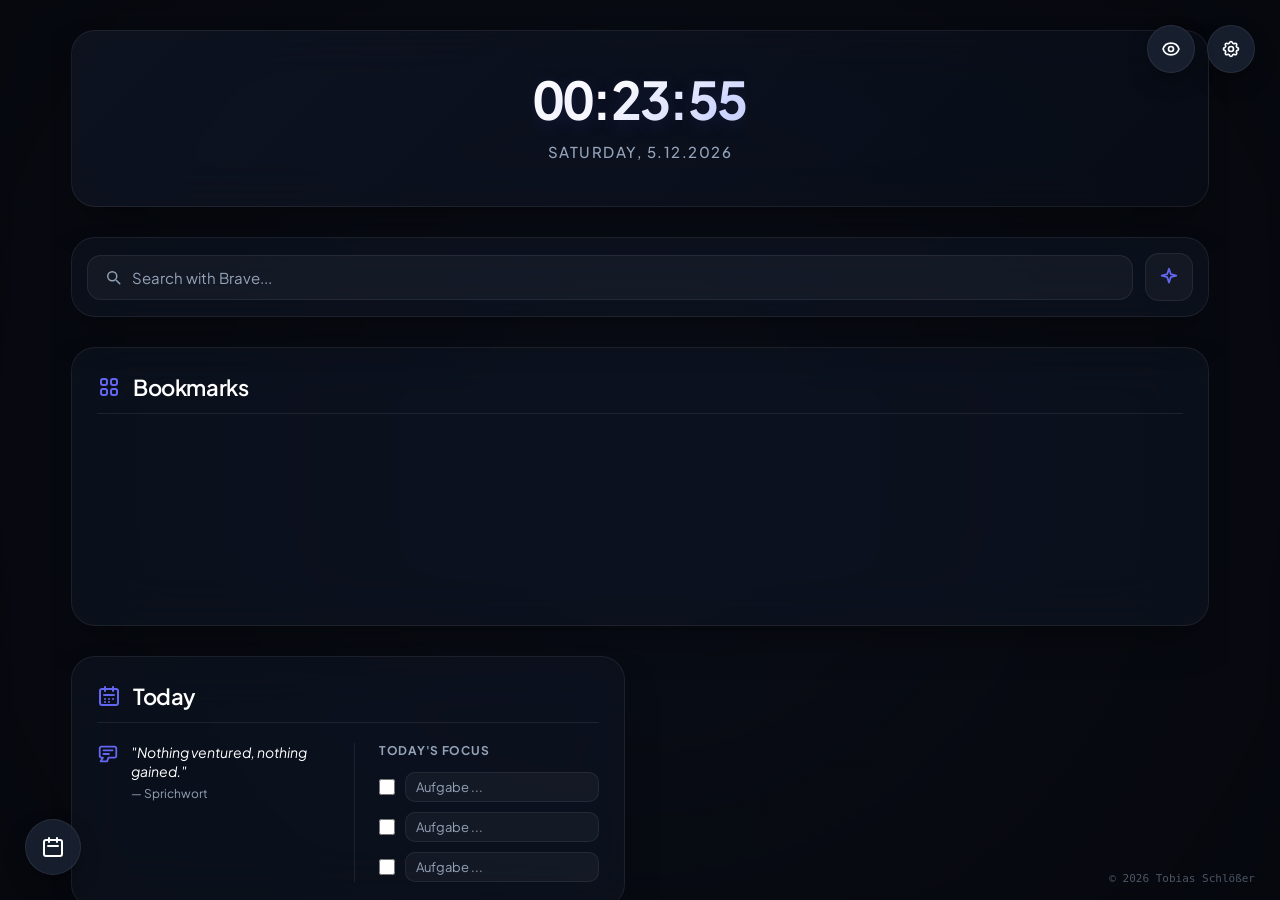
<file: index.html>
<!DOCTYPE html>
<html lang="de">
    <head>
        <meta name="viewport" content="width=device-width, initial-scale=1">
        <meta charset="utf-8"/>
        <link rel="shortcut icon" href="assets/dashboard.svg">
        <script src="./src/i18n.js"></script>
        <script src="./src/pomodoro-logic.js"></script>
        <script src="./src/quotes-data.js"></script>
        <script src="./src/extras.js"></script>
        <!-- Vendored canvas-confetti (https://github.com/catdad/canvas-confetti), used by the
             "Top 3 tasks" widget (src/dashboard.js's taskWidget) when all three tasks are checked
             off. Exposes a single global: window.confetti. -->
        <script src="./src/canvas-confetti.min.js"></script>
        <script src="./src/calc.js"></script>
        <script src="./src/stores.js"></script>
        <script src="./src/pomodoro-ui.js"></script>
        <script src="./src/dashboard.js"></script>
        <link rel="stylesheet" href="src/dashboard.css">
        <title>Dashboard</title>
        <!-- Alpine's CSP-compliant build — required because this extension relies on Manifest
             V3's default script-src 'self' CSP (no custom content_security_policy in
             manifest.json), which blocks the regular Alpine build's use of new Function(). Must
             stay the LAST script tag: Alpine.data()/Alpine.store() registration happens inside
             alpine:init listeners above, which Alpine dispatches during its own auto-start.
             "defer" is required since all scripts sit in <head>: it delays Alpine until the whole
             document (including <body>) has been parsed, while still running before
             DOMContentLoaded and after every preceding (non-deferred) script above has already
             registered its alpine:init listener. -->
        <script defer src="./src/alpine-csp.min.js"></script>
    </head>
    <body x-data="dashboardRoot" x-cloak x-on:keydown.escape.window="onEscape">
        <!-- Background Overlay for modern aesthetic -->
        <div id="bg-overlay"></div>

        <div id="dashboard" x-bind:class="$store.dashboard.dashboardGridClass">
            <!-- Left Column: Calendar (capped height, not full-column anymore) + News below it. -->
            <div class="left-column">
                <!-- Calendar. Hidden by loadCalendar() until a calendar embed is configured in
                     Settings. -->
                <div class="container" id="calendar-container" x-bind:class="$store.dashboard.calendarContainerClass">
                    <a href="https://calendar.google.com/calendar/b/0/r" target="_blank" class="container-header-link">
                        <div class="head">
                            <svg xmlns="http://www.w3.org/2000/svg" fill="none" viewBox="0 0 24 24" stroke="currentColor" class="head-icon">
                                <path stroke-linecap="round" stroke-linejoin="round" stroke-width="2" d="M8 7V3m8 4V3m-9 8h10M5 21h14a2 2 0 002-2V7a2 2 0 00-2-2H5a2 2 0 00-2 2v12a2 2 0 002 2z" />
                            </svg>
                            <span data-i18n="widgets.calendar">Kalender</span>
                        </div>
                    </a>
                    <div class="content" id="calendar-wrapper" x-html="$store.dashboard.calendarHtml">
                    </div>
                </div>

                <!-- News card: latest headlines from the RSS/Atom feeds configured in Settings.
                     Fetched lazily (src/stores.js's loadRss(), called from applyEverything()) so
                     it never blocks the rest of the dashboard from rendering; hides itself entirely
                     when no feeds are configured or the feature is disabled. -->
                <div class="container" id="news-container" x-bind:class="$store.dashboard.rssContainerClass">
                    <div class="head">
                        <svg xmlns="http://www.w3.org/2000/svg" fill="none" viewBox="0 0 24 24" stroke="currentColor" class="head-icon">
                            <path stroke-linecap="round" stroke-linejoin="round" stroke-width="2" d="M19 20H5a2 2 0 01-2-2V6a2 2 0 012-2h11a2 2 0 012 2v1m-6 9h6m-6-4h6m-6-4h2M5 8h1m10 12a2 2 0 002-2v-9a2 2 0 00-2-2H7a2 2 0 00-2 2v9a2 2 0 002 2z" />
                        </svg>
                        <span data-i18n="widgets.news">News</span>
                    </div>
                    <div class="content" id="news-wrapper">
                        <div class="news-empty" x-show="$store.dashboard.rssErrorText" x-text="$store.dashboard.rssErrorText"></div>
                        <!-- Keyed by array index rather than item.link: some feeds legitimately list
                             the same article URL more than once (e.g. a text and a video teaser both
                             pointing at the same page), and Alpine's x-for reorder-diffing crashes on
                             duplicate keys. rssItems is always replaced wholesale (never patched), so
                             the index is a safe, always-unique key here. -->
                        <template x-for="(item, index) in $store.dashboard.rssItems" x-bind:key="index">
                            <a class="news-item" x-bind:href="item.link" target="_blank" rel="noopener">
                                <span class="news-item-title" x-text="item.title"></span>
                                <span class="news-item-source" x-text="item.source"></span>
                            </a>
                        </template>
                    </div>
                </div>
            </div>

            <!-- Right Column: Hero (Clock + Search), Bookmarks, Today -->
            <div class="right-column">
                <!-- Hero: Clock + Search grouped so they can be centered together (no-calendar
                     full-width layout, Zen mode). -->
                <div class="hero">
                    <!-- Clock Widget -->
                    <div class="container clock-container">
                        <div class="content" id="clock-wrapper">
                            <div id="clock">
                                <div id="clock-time" x-text="$store.dashboard.clock.time">--:--:--</div>
                                <div id="clock-date" x-text="$store.dashboard.clock.date">...</div>
                                <!-- Shown only once a name is set in Settings -->
                                <div id="greeting" x-show="$store.dashboard.hasGreeting" x-text="$store.dashboard.greetingText"></div>
                                <!-- Extra timezones, configured in Settings -> World clock; hidden via
                                     feature-hidden when a slot isn't set to a zone. -->
                                <div class="world-clock">
                                    <div id="world-clock-1" class="feature-hidden" x-bind:class="$store.dashboard.worldClock1Class" x-text="$store.dashboard.worldClock1Text"></div>
                                    <div id="world-clock-2" class="feature-hidden" x-bind:class="$store.dashboard.worldClock2Class" x-text="$store.dashboard.worldClock2Text"></div>
                                </div>
                            </div>
                        </div>
                    </div>

                    <!-- Search Widget: engine is configurable in Settings -->
                    <div class="container" id="search-container">
                        <div class="content" id="search-wrapper">
                            <form id="search-form" action="https://search.brave.com/search" method="get" x-bind:action="$store.dashboard.searchAction" x-on:submit="onSearchSubmit">
                                <svg xmlns="http://www.w3.org/2000/svg" fill="none" viewBox="0 0 24 24" stroke="currentColor" id="search-icon">
                                    <path stroke-linecap="round" stroke-linejoin="round" stroke-width="2" d="M21 21l-4.35-4.35M17 11a6 6 0 11-12 0 6 6 0 0112 0z" />
                                </svg>
                                <input type="search" name="q" id="search-input" autofocus autocomplete="off" x-ref="searchInput" x-bind:name="$store.dashboard.searchParam" x-bind:placeholder="$store.dashboard.searchPlaceholder" x-on:input="onSearchInput" x-on:keydown.down.prevent="highlightNextBookmarkMatch" x-on:keydown.up.prevent="highlightPrevBookmarkMatch">
                            </form>
                            <!-- Spotlight search: shows the live result of an offline math expression
                                 (src/calc.js) typed into the search bar above; hidden otherwise. -->
                            <div id="search-math-result" x-bind:class="mathResultVisibleClass" x-text="mathResultText"></div>
                            <!-- Spotlight bookmark search: up to 5 bookmarks whose name matches the query,
                                 navigable with Up/Down + Enter (see onSearchSubmit) or a plain click.
                                 Suppressed while a math expression is showing (see bookmarkMatches). -->
                            <div id="search-bookmark-suggestions" x-show="hasBookmarkMatches">
                                <template x-for="(match, index) in bookmarkMatches" x-bind:key="index">
                                    <a class="search-suggestion-row" x-bind:href="match.href" x-bind:class="match.rowClass" x-text="match.name"></a>
                                </template>
                            </div>
                            <a id="ai-btn" href="https://gemini.google.com/app" data-i18n-title="ai.title" title="Neuer KI-Chat" x-bind:href="$store.dashboard.aiHref">
                                <svg xmlns="http://www.w3.org/2000/svg" fill="none" viewBox="0 0 24 24" stroke="currentColor">
                                    <path stroke-linecap="round" stroke-linejoin="round" stroke-width="2" d="M12 3l1.912 5.813L20 10.5l-6.088 1.687L12 18l-1.912-5.813L4 10.5l6.088-1.687L12 3z" />
                                </svg>
                            </a>
                        </div>
                    </div>
                </div>

                <!-- Bookmarks Widget, populated from the browser's bookmarks bar -->
                <div class="container" id="apps-container">
                    <div class="head">
                        <svg xmlns="http://www.w3.org/2000/svg" fill="none" viewBox="0 0 24 24" stroke="currentColor" class="head-icon">
                            <path stroke-linecap="round" stroke-linejoin="round" stroke-width="2" d="M4 6a2 2 0 012-2h2a2 2 0 012 2v2a2 2 0 01-2 2H6a2 2 0 01-2-2V6zM14 6a2 2 0 012-2h2a2 2 0 012 2v2a2 2 0 01-2 2h-2a2 2 0 01-2-2V6zM4 16a2 2 0 012-2h2a2 2 0 012 2v2a2 2 0 01-2 2H6a2 2 0 01-2-2v-2zM14 16a2 2 0 012-2h2a2 2 0 012 2v2a2 2 0 01-2 2h-2a2 2 0 01-2-2v-2z" />
                        </svg>
                        <span data-i18n="widgets.bookmarks">Lesezeichen</span>
                    </div>
                    <div class="content" id="apps-wrapper">
                        <template x-for="cat in $store.dashboard.bookmarkCategories" x-bind:key="cat.title">
                            <div class="app-category">
                                <div class="category-title" x-text="cat.title"></div>
                                <div class="app-grid">
                                    <template x-for="link in cat.links" x-bind:key="link.href">
                                        <a x-bind:href="link.href" x-bind:data-name="link.name" x-bind:style="link.style"></a>
                                    </template>
                                </div>
                            </div>
                        </template>
                    </div>
                </div>

                <!-- "Today" card: weather, public holiday, quote of the day. Each row is toggled
                     independently in Settings; the whole card hides itself (src/extras.js) when
                     none of the three are configured/enabled. -->
                <div class="container" id="today-container" x-bind:class="$store.dashboard.todayContainerClass">
                    <div class="head">
                        <svg xmlns="http://www.w3.org/2000/svg" fill="none" viewBox="0 0 24 24" stroke="currentColor" class="head-icon">
                            <path stroke-linecap="round" stroke-linejoin="round" stroke-width="2" d="M8 7V3m8 4V3m-9 8h10M5 21h14a2 2 0 002-2V7a2 2 0 00-2-2H5a2 2 0 00-2 2v12a2 2 0 002 2zM8 15h.01M12 15h.01M16 15h.01M8 18h.01M12 18h.01" />
                        </svg>
                        <span data-i18n="widgets.today">Heute</span>
                    </div>
                    <!-- Two-column layout once the tasks widget is enabled (see todayLayoutClass);
                         a single flex column otherwise, unchanged from before. -->
                    <div class="content" id="today-wrapper" x-bind:class="$store.dashboard.todayLayoutClass">
                        <div id="today-left">
                            <div class="today-row" id="weather-widget" x-bind:class="$store.dashboard.weatherWidgetClass">
                                <span id="weather-icon" class="today-icon" x-html="$store.dashboard.weatherIconHtml"></span>
                                <span id="weather-text" x-text="$store.dashboard.weatherText"></span>
                            </div>
                            <div class="today-row" id="holiday-widget" x-bind:class="$store.dashboard.holidayWidgetClass">
                                <span class="today-icon">
                                    <svg xmlns="http://www.w3.org/2000/svg" fill="none" viewBox="0 0 24 24" stroke="currentColor">
                                        <path stroke-linecap="round" stroke-linejoin="round" stroke-width="2" d="M9 12l2 2 4-4m6 2a9 9 0 11-18 0 9 9 0 0118 0z" />
                                    </svg>
                                </span>
                                <span id="holiday-text" x-text="$store.dashboard.holidayText"></span>
                            </div>
                            <div class="today-row" id="quote-widget" x-bind:class="$store.dashboard.quoteWidgetClass">
                                <span class="today-icon">
                                    <svg xmlns="http://www.w3.org/2000/svg" fill="none" viewBox="0 0 24 24" stroke="currentColor">
                                        <path stroke-linecap="round" stroke-linejoin="round" stroke-width="2" d="M7 8h10M7 12h6m-9 8l2.5-4H5a2 2 0 01-2-2V6a2 2 0 012-2h14a2 2 0 012 2v8a2 2 0 01-2 2h-6.5L11 20z" />
                                    </svg>
                                </span>
                                <div>
                                    <div id="quote-text" x-text="$store.dashboard.quoteText"></div>
                                    <div id="quote-author" x-text="$store.dashboard.quoteAuthor"></div>
                                </div>
                            </div>
                        </div>

                        <!-- "Top 3 tasks" widget: today's top priorities. Own Alpine component
                             (taskWidget, src/dashboard.js) since its state (task text/done, daily
                             reset, confetti-on-completion) is unrelated to the rest of the store.
                             Persisted under its own chrome.storage.sync key ("dailyTasks"), separate
                             from the `settings` object — only whether this widget is SHOWN is a
                             setting (tasksEnabled). -->
                        <div id="today-tasks" x-data="taskWidget" x-bind:class="$store.dashboard.tasksWidgetClass">
                            <div class="today-tasks-title" data-i18n="widgets.tasks">Fokus heute</div>
                            <template x-for="(task, index) in tasks" x-bind:key="index">
                                <div class="task-item">
                                    <input type="checkbox" x-bind:checked="task.done" x-bind:data-index="index" x-on:change="toggleTask">
                                    <input type="text" placeholder="Aufgabe ..." data-i18n-placeholder="tasks.placeholder" x-bind:value="task.text" x-bind:data-index="index" x-on:input="updateTaskText">
                                </div>
                            </template>
                        </div>
                    </div>
                </div>
            </div>
        </div>

        <!-- Floating Music Player Widget. Hidden entirely (feature-hidden) when neither source is
             enabled in Settings. Shows a TuneIn/Spotify tab switcher when both sources are configured,
             otherwise just the panel title of whichever one is active. -->
        <div id="radio-panel" x-bind:class="$store.dashboard.playerClass">
            <div class="radio-header">
                <svg xmlns="http://www.w3.org/2000/svg" fill="none" viewBox="0 0 24 24" stroke="currentColor" class="radio-icon">
                    <path stroke-linecap="round" stroke-linejoin="round" stroke-width="2" d="M9 19V6l12-3v13M9 19c0 1.105-1.343 2-3 2s-3-.895-3-2 1.343-2 3-2 3 .895 3 2zm12-3c0 1.105-1.343 2-3 2s-3-.895-3-2 1.343-2 3-2 3 .895 3 2zM9 10l12-3" />
                </svg>
                <span x-show="!$store.dashboard.playerSwitcherVisible" x-text="$store.dashboard.playerTitle">TuneIn Radio</span>
                <div class="segmented player-tabs" x-show="$store.dashboard.playerSwitcherVisible">
                    <button type="button" data-source="tunein" x-bind:class="$store.dashboard.tuneinTabClass" x-on:click="setPlayerSource" data-i18n="radio.tab">TuneIn</button>
                    <button type="button" data-source="spotify" x-bind:class="$store.dashboard.spotifyTabClass" x-on:click="setPlayerSource" data-i18n="spotify.tab">Spotify</button>
                </div>
            </div>
            <div class="radio-content">
                <iframe id="radio-frame" scrolling="no" frameborder="no" allow="autoplay; encrypted-media; clipboard-write; fullscreen; picture-in-picture" x-bind:src="$store.dashboard.playerFrameSrc"></iframe>
            </div>
        </div>

        <button id="radio-toggle" data-i18n-title="radio.toggleTitle" title="Musik-Player" x-bind:class="$store.dashboard.playerClass" x-on:click="toggleRadioPanel">
            <svg xmlns="http://www.w3.org/2000/svg" fill="none" viewBox="0 0 24 24" stroke="currentColor">
                <path stroke-linecap="round" stroke-linejoin="round" stroke-width="2" d="M9 19V6l12-3v13M9 19c0 1.105-1.343 2-3 2s-3-.895-3-2 1.343-2 3-2 3 .895 3 2zm12-3c0 1.105-1.343 2-3 2s-3-.895-3-2 1.343-2 3-2 3 .895 3 2zM9 10l12-3" />
            </svg>
        </button>

        <!-- Floating Pomodoro Timer Widget. The background service worker (src/background.js) is
             the actual timekeeper, so this keeps counting/notifying even while this panel is
             closed or the tab isn't open at all; this is just the view + remote control. -->
        <div id="pomodoro-panel" x-bind:class="$store.dashboard.pomodoroPanelClass">
            <div class="pomodoro-header">
                <svg xmlns="http://www.w3.org/2000/svg" fill="none" viewBox="0 0 24 24" stroke="currentColor" class="pomodoro-icon">
                    <path stroke-linecap="round" stroke-linejoin="round" stroke-width="2" d="M12 8v4l3 3m6-3a9 9 0 11-18 0 9 9 0 0118 0z" />
                </svg>
                <span id="pomodoro-phase" x-text="$store.dashboard.pomodoro.phaseLabel">Arbeiten</span>
                <button type="button" id="pomodoro-open-window" data-i18n-title="pomodoro.openWindow" title="In eigenem Fenster öffnen" x-on:click="openPomodoroWindow">
                    <svg xmlns="http://www.w3.org/2000/svg" fill="none" viewBox="0 0 24 24" stroke="currentColor">
                        <path stroke-linecap="round" stroke-linejoin="round" stroke-width="2" d="M10 6H6a2 2 0 00-2 2v10a2 2 0 002 2h10a2 2 0 002-2v-4M14 4h6m0 0v6m0-6L10 14" />
                    </svg>
                </button>
            </div>
            <div id="pomodoro-time" x-text="$store.dashboard.pomodoro.timeText">25:00</div>
            <div id="pomodoro-round" x-text="$store.dashboard.pomodoro.roundLabel"></div>
            <div class="pomodoro-controls">
                <button type="button" id="pomodoro-play-pause" class="btn btn-primary" x-bind:class="$store.dashboard.pomodoroPlayPauseClass" x-text="$store.dashboard.pomodoro.playPauseLabel" x-on:click="playPause">Start</button>
                <button type="button" id="pomodoro-skip" data-i18n-title="pomodoro.skip" title="Überspringen" x-on:click="skip">
                    <svg xmlns="http://www.w3.org/2000/svg" fill="none" viewBox="0 0 24 24" stroke="currentColor">
                        <path stroke-linecap="round" stroke-linejoin="round" stroke-width="2" d="M13 5l7 7-7 7M5 5l7 7-7 7" />
                    </svg>
                </button>
                <button type="button" id="pomodoro-reset" data-i18n-title="pomodoro.reset" title="Zurücksetzen" x-on:click="reset">
                    <svg xmlns="http://www.w3.org/2000/svg" fill="none" viewBox="0 0 24 24" stroke="currentColor">
                        <path stroke-linecap="round" stroke-linejoin="round" stroke-width="2" d="M4 4v5h.582m15.356 2A8.001 8.001 0 004.582 9m0 0H9m11 11v-5h-.581m0 0a8.003 8.003 0 01-15.357-2m15.357 2H15" />
                    </svg>
                </button>
            </div>
        </div>

        <button id="pomodoro-toggle" data-i18n-title="pomodoro.toggleTitle" title="Pomodoro-Timer" x-bind:class="$store.dashboard.pomodoroToggleClass" x-on:click="togglePomodoroPanel">
            <svg xmlns="http://www.w3.org/2000/svg" fill="none" viewBox="0 0 24 24" stroke="currentColor">
                <path stroke-linecap="round" stroke-linejoin="round" stroke-width="2" d="M12 8v4l3 3m6-3a9 9 0 11-18 0 9 9 0 0118 0z" />
            </svg>
            <span id="pomodoro-badge" x-bind:class="$store.dashboard.pomodoroBadgeClass" x-text="$store.dashboard.pomodoro.timeText"></span>
        </button>

        <!-- Meeting Container Placeholder. Hidden entirely (feature-hidden) when disabled in
             Settings; ".visible" + the card inside only appear while a meeting is active. -->
        <div id="meeting-portal" x-bind:class="$store.dashboard.meetingPortalClass">
            <template x-if="$store.dashboard.activeMeeting">
                <div class="meeting-card" id="active-meeting">
                    <div class="meeting-header">
                        <span class="pulse-dot"></span>
                        <span class="meeting-badge" x-text="$store.dashboard.activeMeetingBadge"></span>
                    </div>
                    <div class="meeting-title" x-text="$store.dashboard.activeMeeting.name"></div>
                    <div class="meeting-time" x-text="$store.dashboard.activeMeetingTime"></div>
                    <button class="meeting-btn" id="join-meeting-btn" x-on:click="joinActiveMeeting">
                        <svg xmlns="http://www.w3.org/2000/svg" fill="none" viewBox="0 0 24 24" stroke="currentColor" class="btn-icon">
                            <path stroke-linecap="round" stroke-linejoin="round" stroke-width="2" d="M15 10l4.553-2.276A1 1 0 0121 8.618v6.764a1 1 0 01-1.447.894L15 14M5 18h8a2 2 0 002-2V8a2 2 0 00-2-2H5a2 2 0 00-2 2v8a2 2 0 002 2z" />
                        </svg>
                        <span x-text="$store.dashboard.joinMeetingLabel"></span>
                    </button>
                </div>
            </template>
        </div>

        <button id="meetings-toggle" data-i18n-title="meetings.toggleTitle" title="Meetings verwalten" x-bind:class="$store.dashboard.meetingsToggleClass" x-on:click="openMeetings">
            <svg xmlns="http://www.w3.org/2000/svg" fill="none" viewBox="0 0 24 24" stroke="currentColor">
                <path stroke-linecap="round" stroke-linejoin="round" stroke-width="2" d="M8 7V3m8 4V3m-9 8h10M5 21h14a2 2 0 002-2V7a2 2 0 00-2-2H5a2 2 0 00-2 2v12a2 2 0 002 2z" />
            </svg>
        </button>

        <button id="settings-toggle" data-i18n-title="settings.toggleTitle" title="Einstellungen" x-on:click="openSettings">
            <svg xmlns="http://www.w3.org/2000/svg" fill="none" viewBox="0 0 24 24" stroke="currentColor">
                <path stroke-linecap="round" stroke-linejoin="round" stroke-width="2" d="M10.325 4.317c.426-1.756 2.924-1.756 3.35 0a1.724 1.724 0 002.573 1.066c1.543-.94 3.31.826 2.37 2.37a1.724 1.724 0 001.065 2.572c1.756.426 1.756 2.924 0 3.35a1.724 1.724 0 00-1.066 2.573c.94 1.543-.826 3.31-2.37 2.37a1.724 1.724 0 00-2.572 1.065c-.426 1.756-2.924 1.756-3.35 0a1.724 1.724 0 00-2.573-1.066c-1.543.94-3.31-.826-2.37-2.37a1.724 1.724 0 00-1.065-2.572c-1.756-.426-1.756-2.924 0-3.35a1.724 1.724 0 001.066-2.573c-.94-1.543.826-3.31 2.37-2.37.996.608 2.296.07 2.572-1.065z" />
                <path stroke-linecap="round" stroke-linejoin="round" stroke-width="2" d="M15 12a3 3 0 11-6 0 3 3 0 016 0z" />
            </svg>
        </button>

        <!-- Zen mode: hides every secondary widget/button, leaving only the background, clock, and
             search bar. Also toggled via Escape (see the body's x-on:keydown.escape.window above);
             this button stays visible even in zen mode (see .zen-mode CSS) so there's always a way
             back without touching the keyboard. -->
        <button id="zen-toggle" data-i18n-title="zen.toggleTitle" title="Zen-Modus" x-bind:class="$store.dashboard.zenToggleClass" x-on:click="toggleZenMode">
            <svg xmlns="http://www.w3.org/2000/svg" fill="none" viewBox="0 0 24 24" stroke="currentColor">
                <path stroke-linecap="round" stroke-linejoin="round" stroke-width="2" d="M2.458 12C3.732 7.943 7.523 5 12 5c4.478 0 8.268 2.943 9.542 7-1.274 4.057-5.064 7-9.542 7-4.477 0-8.268-2.943-9.542-7z" />
                <path stroke-linecap="round" stroke-linejoin="round" stroke-width="2" d="M15 12a3 3 0 11-6 0 3 3 0 016 0z" />
            </svg>
        </button>

        <!-- Meetings Management Modal -->
        <div class="modal" id="meetings-modal" x-bind:class="$store.dashboard.meetingsModalClass">
            <div class="modal-backdrop" x-on:click="closeMeetings"></div>
            <div class="modal-card">
                <div class="modal-header">
                    <span data-i18n="meetings.modalTitle">Meetings verwalten</span>
                    <button type="button" class="modal-close" data-i18n-title="close" title="Schließen" x-on:click="closeMeetings">&times;</button>
                </div>

                <div id="meetings-list">
                    <div class="meetings-empty" x-show="$store.dashboard.noMeetings" data-i18n="meetings.empty"></div>
                    <template x-for="meeting in $store.dashboard.meetingRows" x-bind:key="meeting.id">
                        <div class="meeting-row">
                            <div class="meeting-row-info">
                                <div class="meeting-row-name" x-text="meeting.name"></div>
                                <div class="meeting-row-meta" x-text="meeting.metaText"></div>
                            </div>
                            <div class="meeting-row-actions">
                                <button type="button" x-bind:data-edit="meeting.id" x-bind:title="meeting.editTitle" x-on:click="editMeeting">
                                    <svg xmlns="http://www.w3.org/2000/svg" fill="none" viewBox="0 0 24 24" stroke="currentColor">
                                        <path stroke-linecap="round" stroke-linejoin="round" stroke-width="2" d="M11 5H6a2 2 0 00-2 2v11a2 2 0 002 2h11a2 2 0 002-2v-5m-1.414-9.414a2 2 0 112.828 2.828L11.828 15H9v-2.828l8.586-8.586z" />
                                    </svg>
                                </button>
                                <button type="button" x-bind:data-delete="meeting.id" x-bind:title="meeting.deleteTitle" x-on:click="deleteMeetingRow">
                                    <svg xmlns="http://www.w3.org/2000/svg" fill="none" viewBox="0 0 24 24" stroke="currentColor">
                                        <path stroke-linecap="round" stroke-linejoin="round" stroke-width="2" d="M19 7l-.867 12.142A2 2 0 0116.138 21H7.862a2 2 0 01-1.995-1.858L5 7m5 4v6m4-6v6m1-10V4a1 1 0 00-1-1h-4a1 1 0 00-1 1v3M4 7h16" />
                                    </svg>
                                </button>
                            </div>
                        </div>
                    </template>
                </div>

                <form id="meeting-form" class="modal-form" x-on:submit.prevent="submitMeetingForm">
                    <div class="form-row">
                        <label for="meeting-name" data-i18n="meetings.form.name">Name</label>
                        <input type="text" id="meeting-name" required x-ref="meetingName" data-field="name" x-bind:value="meetingForm.name" x-on:input="updateMeetingField">
                    </div>

                    <div class="form-row form-row-split">
                        <div>
                            <label for="meeting-type" data-i18n="meetings.form.type">Typ</label>
                            <select id="meeting-type" data-field="type" x-bind:value="meetingForm.type" x-on:change="updateMeetingField">
                                <option value="zoom">Zoom</option>
                                <option value="teams">MS Teams</option>
                            </select>
                        </div>
                        <div>
                            <label for="meeting-password" data-i18n="meetings.form.password">Passwort (optional)</label>
                            <input type="text" id="meeting-password" autocomplete="off" data-field="password" x-bind:value="meetingForm.password" x-on:input="updateMeetingField">
                        </div>
                    </div>

                    <div class="form-row">
                        <label for="meeting-link" data-i18n="meetings.form.link">Link</label>
                        <input type="url" id="meeting-link" placeholder="https://..." required data-field="link" x-bind:value="meetingForm.link" x-on:input="updateMeetingField">
                    </div>

                    <div class="form-row form-row-split">
                        <div>
                            <label for="meeting-start" data-i18n="meetings.form.start">Start</label>
                            <input type="time" id="meeting-start" required data-field="start_time" x-bind:value="meetingForm.start_time" x-on:input="updateMeetingField">
                        </div>
                        <div>
                            <label for="meeting-end" data-i18n="meetings.form.end">Ende</label>
                            <input type="time" id="meeting-end" required data-field="end_time" x-bind:value="meetingForm.end_time" x-on:input="updateMeetingField">
                        </div>
                    </div>

                    <div class="form-row">
                        <label data-i18n="meetings.form.recurrence">Wiederholung</label>
                        <div class="segmented" id="recurrence-toggle">
                            <button type="button" data-i18n="meetings.form.weekly" x-bind:class="weeklyButtonClass" x-on:click="setRecurrenceWeekly">Wöchentlich</button>
                            <button type="button" data-i18n="meetings.form.once" x-bind:class="onceButtonClass" x-on:click="setRecurrenceOnce">Einmalig</button>
                        </div>
                    </div>

                    <div class="form-row" id="weekday-row" x-show="isWeekly">
                        <label for="meeting-weekday" data-i18n="meetings.form.weekday">Wochentag</label>
                        <select id="meeting-weekday" data-field="weekday" data-number x-bind:value="meetingForm.weekday" x-on:change="updateMeetingField">
                            <option value="1" data-i18n="weekdays.1">Montag</option>
                            <option value="2" data-i18n="weekdays.2">Dienstag</option>
                            <option value="3" data-i18n="weekdays.3">Mittwoch</option>
                            <option value="4" data-i18n="weekdays.4">Donnerstag</option>
                            <option value="5" data-i18n="weekdays.5">Freitag</option>
                            <option value="6" data-i18n="weekdays.6">Samstag</option>
                            <option value="0" data-i18n="weekdays.0">Sonntag</option>
                        </select>
                    </div>

                    <div class="form-row" id="date-row" x-show="isOnce">
                        <label for="meeting-date" data-i18n="meetings.form.date">Datum</label>
                        <input type="date" id="meeting-date" data-field="date" x-bind:value="meetingForm.date" x-on:input="updateMeetingField">
                    </div>

                    <div class="form-actions">
                        <button type="button" id="meeting-form-cancel" class="btn btn-secondary" data-i18n="meetings.form.cancel" x-on:click="cancelMeetingForm">Neu / Zurücksetzen</button>
                        <button type="submit" id="meeting-form-submit" class="btn btn-primary" data-i18n="meetings.form.save">Speichern</button>
                    </div>
                </form>
            </div>
        </div>

        <!-- Settings Modal: the single place to configure this dashboard, no file editing required -->
        <div class="modal" id="settings-modal" x-bind:class="$store.dashboard.settingsModalClass">
            <div class="modal-backdrop" x-on:click="cancelSettings"></div>
            <div class="modal-card">
                <div class="modal-header">
                    <span data-i18n="settings.modalTitle">Einstellungen</span>
                    <button type="button" class="modal-close" data-i18n-title="close" title="Schließen" x-on:click="cancelSettings">&times;</button>
                </div>

                <form id="settings-form" class="modal-form" x-on:submit.prevent="submitSettings">
                    <div class="settings-section">
                        <h3 class="settings-section-title" data-i18n="settings.section.general">Allgemein</h3>

                        <div class="form-row">
                            <label for="settings-language" data-i18n="settings.language">Sprache</label>
                            <select id="settings-language" data-field="language" x-bind:value="settingsForm.language" x-on:change="updateSettingsField">
                                <option value="de">Deutsch</option>
                                <option value="en">English</option>
                            </select>
                        </div>

                        <div class="form-row">
                            <label for="settings-user-name" data-i18n="settings.userName">Dein Name</label>
                            <input type="text" id="settings-user-name" autocomplete="off" data-field="userName" x-bind:value="settingsForm.userName" x-on:input="updateSettingsField">
                        </div>

                        <div class="form-row">
                            <label for="settings-accent-color" data-i18n="settings.accentColor">Akzentfarbe</label>
                            <input type="color" id="settings-accent-color" data-field="accentColor" x-bind:value="settingsForm.accentColor" x-on:input="updateSettingsField">
                        </div>

                        <div class="form-row">
                            <label for="settings-background-file">
                                <span data-i18n="settings.background">Hintergrundbild</span>
                                <button type="button" class="info-icon" tabindex="-1" data-i18n-title="settings.backgroundHint" title="Ohne Bild wird nur die Hintergrundfarbe verwendet.">
                                    <svg xmlns="http://www.w3.org/2000/svg" fill="none" viewBox="0 0 24 24" stroke="currentColor">
                                        <path stroke-linecap="round" stroke-linejoin="round" stroke-width="2" d="M13 16h-1v-4h-1m1-4h.01M21 12a9 9 0 11-18 0 9 9 0 0118 0z" />
                                    </svg>
                                </button>
                            </label>
                            <div class="form-row-file">
                                <img id="settings-background-preview" alt="" x-bind:class="previewVisibleClass" x-bind:src="previewSrc">
                                <input type="file" id="settings-background-file" accept="image/*" x-ref="backgroundFile" x-on:change="onBackgroundFileChange">
                                <button type="button" id="settings-background-remove" class="btn btn-secondary btn-small" data-i18n="settings.backgroundRemove" x-on:click="removeBackgroundImage">Entfernen</button>
                            </div>
                        </div>
                    </div>

                    <div class="settings-section">
                        <h3 class="settings-section-title" data-i18n="settings.section.search">Suche &amp; KI</h3>

                        <div class="form-row">
                            <label for="settings-search-engine" data-i18n="settings.searchEngine">Suchmaschine</label>
                            <select id="settings-search-engine" data-field="searchEngine" x-bind:value="settingsForm.searchEngine" x-on:change="updateSettingsField">
                                <option value="brave">Brave</option>
                                <option value="google">Google</option>
                                <option value="duckduckgo">DuckDuckGo</option>
                                <option value="bing">Bing</option>
                                <option value="startpage">Startpage</option>
                                <option value="ecosia">Ecosia</option>
                            </select>
                        </div>

                        <div class="form-row">
                            <label for="settings-ai-assistant" data-i18n="settings.aiAssistant">KI-Assistent</label>
                            <select id="settings-ai-assistant" data-field="aiAssistant" x-bind:value="settingsForm.aiAssistant" x-on:change="updateSettingsField">
                                <option value="gemini">Gemini</option>
                                <option value="chatgpt">ChatGPT</option>
                                <option value="claude">Claude</option>
                                <option value="copilot">Copilot</option>
                                <option value="perplexity">Perplexity</option>
                            </select>
                        </div>
                    </div>

                    <div class="settings-section">
                        <h3 class="settings-section-title" data-i18n="settings.section.calendar">Kalender</h3>

                        <div class="form-row">
                            <label for="settings-calendar-iframe">
                                <span data-i18n="settings.calendarIframe">Kalender-Einbettung</span>
                                <button type="button" class="info-icon" tabindex="-1" data-i18n-title="settings.calendarHint" title='Google Kalender → Einstellungen → "Kalender integrieren" → den Code aus dem &lt;iframe&gt;-Feld hier einfügen.'>
                                    <svg xmlns="http://www.w3.org/2000/svg" fill="none" viewBox="0 0 24 24" stroke="currentColor">
                                        <path stroke-linecap="round" stroke-linejoin="round" stroke-width="2" d="M13 16h-1v-4h-1m1-4h.01M21 12a9 9 0 11-18 0 9 9 0 0118 0z" />
                                    </svg>
                                </button>
                            </label>
                            <textarea id="settings-calendar-iframe" rows="3" placeholder="<iframe src=&quot;https://calendar.google.com/...&quot; ...></iframe>" data-field="calendarIframe" x-bind:value="settingsForm.calendarIframe" x-on:input="updateSettingsField"></textarea>
                        </div>
                    </div>

                    <div class="settings-section">
                        <h3 class="settings-section-title" data-i18n="settings.section.weather">Wetter</h3>

                        <div class="form-row">
                            <label for="settings-weather-location">
                                <span data-i18n="settings.weatherLocation">Ort</span>
                                <button type="button" class="info-icon" tabindex="-1" data-i18n-title="settings.weatherHint" title='Ortsname, z. B. "Berlin" oder "Neuss". Wetterdaten kommen von Open-Meteo (kostenlos, ohne Anmeldung, ohne Tracking).'>
                                    <svg xmlns="http://www.w3.org/2000/svg" fill="none" viewBox="0 0 24 24" stroke="currentColor">
                                        <path stroke-linecap="round" stroke-linejoin="round" stroke-width="2" d="M13 16h-1v-4h-1m1-4h.01M21 12a9 9 0 11-18 0 9 9 0 0118 0z" />
                                    </svg>
                                </button>
                            </label>
                            <input type="text" id="settings-weather-location" placeholder="Berlin" autocomplete="off" data-field="weatherLocation" x-bind:value="settingsForm.weatherLocation" x-on:input="updateSettingsField">
                        </div>
                    </div>

                    <div class="settings-section">
                        <h3 class="settings-section-title" data-i18n="settings.section.holidays">Feiertage</h3>

                        <div class="form-row">
                            <label for="settings-holiday-country">
                                <span data-i18n="settings.holidayCountry">Länder-Code</span>
                                <button type="button" class="info-icon" tabindex="-1" data-i18n-title="settings.holidayHint" title='Zweistelliger Ländercode, z. B. "DE" für Deutschland, "AT" für Österreich, "CH" für die Schweiz, "US" für die USA.'>
                                    <svg xmlns="http://www.w3.org/2000/svg" fill="none" viewBox="0 0 24 24" stroke="currentColor">
                                        <path stroke-linecap="round" stroke-linejoin="round" stroke-width="2" d="M13 16h-1v-4h-1m1-4h.01M21 12a9 9 0 11-18 0 9 9 0 0118 0z" />
                                    </svg>
                                </button>
                            </label>
                            <input type="text" id="settings-holiday-country" placeholder="DE" maxlength="2" autocomplete="off" data-field="holidayCountry" x-bind:value="settingsForm.holidayCountry" x-on:input="updateSettingsField">
                        </div>
                    </div>

                    <div class="settings-section">
                        <h3 class="settings-section-title" data-i18n="settings.section.quote">Zitat des Tages</h3>

                        <div class="form-row form-row-checkbox">
                            <input type="checkbox" id="settings-quote-enabled" data-field="quoteEnabled" x-bind:checked="settingsForm.quoteEnabled" x-on:change="updateSettingsField">
                            <label for="settings-quote-enabled" data-i18n="settings.quoteEnabled">Zitat des Tages anzeigen</label>
                        </div>
                    </div>

                    <div class="settings-section">
                        <h3 class="settings-section-title" data-i18n="settings.section.tasks">Fokus heute</h3>

                        <div class="form-row form-row-checkbox">
                            <input type="checkbox" id="settings-tasks-enabled" data-field="tasksEnabled" x-bind:checked="settingsForm.tasksEnabled" x-on:change="updateSettingsField">
                            <label for="settings-tasks-enabled" data-i18n="settings.tasksEnabled">Aufgaben-Widget anzeigen</label>
                        </div>
                    </div>

                    <div class="settings-section">
                        <h3 class="settings-section-title" data-i18n="settings.section.rss">News</h3>

                        <div class="form-row form-row-checkbox">
                            <input type="checkbox" id="settings-rss-enabled" data-field="rssEnabled" x-bind:checked="settingsForm.rssEnabled" x-on:change="updateSettingsField">
                            <label for="settings-rss-enabled" data-i18n="settings.rssEnabled">News-Karte anzeigen</label>
                        </div>

                        <div class="settings-subfields" id="settings-rss-details" x-show="settingsForm.rssEnabled">
                            <div class="form-row">
                                <label for="settings-rss-feeds">
                                    <span data-i18n="settings.rssFeeds">RSS-Feeds</span>
                                    <button type="button" class="info-icon" tabindex="-1" data-i18n-title="settings.rssHint" title="Eine Feed-URL pro Zeile.">
                                        <svg xmlns="http://www.w3.org/2000/svg" fill="none" viewBox="0 0 24 24" stroke="currentColor">
                                            <path stroke-linecap="round" stroke-linejoin="round" stroke-width="2" d="M13 16h-1v-4h-1m1-4h.01M21 12a9 9 0 11-18 0 9 9 0 0118 0z" />
                                        </svg>
                                    </button>
                                </label>
                                <textarea id="settings-rss-feeds" rows="3" placeholder="https://www.tagesschau.de/xml/rss2/" data-field="rssFeeds" x-bind:value="settingsForm.rssFeeds" x-on:input="updateSettingsField"></textarea>
                            </div>
                        </div>
                    </div>

                    <div class="settings-section">
                        <h3 class="settings-section-title" data-i18n="settings.section.worldClock">Weltuhr</h3>

                        <div class="form-row form-row-split">
                            <div>
                                <label for="settings-world-clock-1" data-i18n="settings.worldClock1">Weltuhr 1</label>
                                <select id="settings-world-clock-1" data-field="worldClock1" x-bind:value="settingsForm.worldClock1" x-on:change="updateSettingsField">
                                    <option value="" data-i18n="settings.worldClockNone">— Keine —</option>
                                    <option value="los_angeles">Los Angeles</option>
                                    <option value="new_york">New York</option>
                                    <option value="sao_paulo">São Paulo</option>
                                    <option value="london">London</option>
                                    <option value="berlin">Berlin</option>
                                    <option value="paris">Paris</option>
                                    <option value="moscow">Moscow</option>
                                    <option value="cairo">Cairo</option>
                                    <option value="dubai">Dubai</option>
                                    <option value="mumbai">Mumbai</option>
                                    <option value="bangkok">Bangkok</option>
                                    <option value="singapore">Singapore</option>
                                    <option value="tokyo">Tokyo</option>
                                    <option value="sydney">Sydney</option>
                                    <option value="auckland">Auckland</option>
                                </select>
                            </div>
                            <div>
                                <label for="settings-world-clock-2" data-i18n="settings.worldClock2">Weltuhr 2</label>
                                <select id="settings-world-clock-2" data-field="worldClock2" x-bind:value="settingsForm.worldClock2" x-on:change="updateSettingsField">
                                    <option value="" data-i18n="settings.worldClockNone">— Keine —</option>
                                    <option value="los_angeles">Los Angeles</option>
                                    <option value="new_york">New York</option>
                                    <option value="sao_paulo">São Paulo</option>
                                    <option value="london">London</option>
                                    <option value="berlin">Berlin</option>
                                    <option value="paris">Paris</option>
                                    <option value="moscow">Moscow</option>
                                    <option value="cairo">Cairo</option>
                                    <option value="dubai">Dubai</option>
                                    <option value="mumbai">Mumbai</option>
                                    <option value="bangkok">Bangkok</option>
                                    <option value="singapore">Singapore</option>
                                    <option value="tokyo">Tokyo</option>
                                    <option value="sydney">Sydney</option>
                                    <option value="auckland">Auckland</option>
                                </select>
                            </div>
                        </div>
                    </div>

                    <div class="settings-section">
                        <h3 class="settings-section-title" data-i18n="settings.section.radio">Radio</h3>

                        <div class="form-row form-row-checkbox">
                            <input type="checkbox" id="settings-radio-enabled" data-field="radioEnabled" x-bind:checked="settingsForm.radioEnabled" x-on:change="updateSettingsField">
                            <label for="settings-radio-enabled" data-i18n="settings.radioEnabled">Radio-Player anzeigen</label>
                        </div>

                        <div class="settings-subfields" id="settings-radio-details" x-show="settingsForm.radioEnabled">
                            <div class="form-row">
                                <label for="settings-tunein-id">
                                    <span data-i18n="settings.tuneInId">TuneIn Sender-ID</span>
                                    <button type="button" class="info-icon" tabindex="-1" data-i18n-title="settings.tuneInHint" title='Die Sender-ID aus der URL eines TuneIn-Senders, z. B. "s34682" aus tunein.com/radio/.../s34682.'>
                                        <svg xmlns="http://www.w3.org/2000/svg" fill="none" viewBox="0 0 24 24" stroke="currentColor">
                                            <path stroke-linecap="round" stroke-linejoin="round" stroke-width="2" d="M13 16h-1v-4h-1m1-4h.01M21 12a9 9 0 11-18 0 9 9 0 0118 0z" />
                                        </svg>
                                    </button>
                                </label>
                                <input type="text" id="settings-tunein-id" placeholder="s12345" data-field="tuneInId" x-bind:value="settingsForm.tuneInId" x-on:input="updateSettingsField">
                            </div>
                        </div>
                    </div>

                    <div class="settings-section">
                        <h3 class="settings-section-title" data-i18n="settings.section.spotify">Spotify</h3>

                        <div class="form-row form-row-checkbox">
                            <input type="checkbox" id="settings-spotify-enabled" data-field="spotifyEnabled" x-bind:checked="settingsForm.spotifyEnabled" x-on:change="updateSettingsField">
                            <label for="settings-spotify-enabled" data-i18n="settings.spotifyEnabled">Spotify-Player anzeigen</label>
                        </div>

                        <div class="settings-subfields" id="settings-spotify-details" x-show="settingsForm.spotifyEnabled">
                            <div class="form-row">
                                <label for="settings-spotify-uri">
                                    <span data-i18n="settings.spotifyUri">Spotify-Link oder ID</span>
                                    <button type="button" class="info-icon" tabindex="-1" data-i18n-title="settings.spotifyHint" title='Link, URI oder ID zu Playlist, Album, Titel oder Künstler, z. B. https://open.spotify.com/playlist/37i9dQZF1DXcBWIGoYBM5M.'>
                                        <svg xmlns="http://www.w3.org/2000/svg" fill="none" viewBox="0 0 24 24" stroke="currentColor">
                                            <path stroke-linecap="round" stroke-linejoin="round" stroke-width="2" d="M13 16h-1v-4h-1m1-4h.01M21 12a9 9 0 11-18 0 9 9 0 0118 0z" />
                                        </svg>
                                    </button>
                                </label>
                                <input type="text" id="settings-spotify-uri" placeholder="open.spotify.com/playlist/..." data-field="spotifyUri" x-bind:value="settingsForm.spotifyUri" x-on:input="updateSettingsField">
                            </div>
                        </div>
                    </div>

                    <div class="settings-section">
                        <h3 class="settings-section-title" data-i18n="settings.section.meetings">Meetings</h3>

                        <div class="form-row form-row-checkbox">
                            <input type="checkbox" id="settings-meetings-enabled" data-field="meetingsEnabled" x-bind:checked="settingsForm.meetingsEnabled" x-on:change="updateSettingsField">
                            <label for="settings-meetings-enabled" data-i18n="settings.meetingsEnabled">Meeting Quick-Join anzeigen</label>
                        </div>
                    </div>

                    <div class="settings-section">
                        <h3 class="settings-section-title" data-i18n="settings.section.pomodoro">Pomodoro</h3>

                        <div class="form-row form-row-checkbox">
                            <input type="checkbox" id="settings-pomodoro-enabled" data-field="pomodoroEnabled" x-bind:checked="settingsForm.pomodoroEnabled" x-on:change="updateSettingsField">
                            <label for="settings-pomodoro-enabled" data-i18n="settings.pomodoroEnabled">Pomodoro-Timer anzeigen</label>
                        </div>

                        <div class="settings-subfields" id="settings-pomodoro-details" x-show="settingsForm.pomodoroEnabled">
                            <div class="form-row form-row-split">
                                <div>
                                    <label for="settings-pomodoro-work" data-i18n="settings.pomodoroWork">Arbeitsdauer (Min.)</label>
                                    <input type="number" id="settings-pomodoro-work" min="1" max="180" data-field="pomodoroWorkMinutes" x-bind:value="settingsForm.pomodoroWorkMinutes" x-on:input="updateSettingsField">
                                </div>
                                <div>
                                    <label for="settings-pomodoro-short-break" data-i18n="settings.pomodoroShortBreak">Kurze Pause (Min.)</label>
                                    <input type="number" id="settings-pomodoro-short-break" min="1" max="180" data-field="pomodoroShortBreakMinutes" x-bind:value="settingsForm.pomodoroShortBreakMinutes" x-on:input="updateSettingsField">
                                </div>
                            </div>

                            <div class="form-row form-row-split">
                                <div>
                                    <label for="settings-pomodoro-long-break" data-i18n="settings.pomodoroLongBreak">Lange Pause (Min.)</label>
                                    <input type="number" id="settings-pomodoro-long-break" min="1" max="180" data-field="pomodoroLongBreakMinutes" x-bind:value="settingsForm.pomodoroLongBreakMinutes" x-on:input="updateSettingsField">
                                </div>
                                <div>
                                    <label for="settings-pomodoro-rounds" data-i18n="settings.pomodoroRounds">Runden bis lange Pause</label>
                                    <input type="number" id="settings-pomodoro-rounds" min="1" max="12" data-field="pomodoroRoundsUntilLongBreak" x-bind:value="settingsForm.pomodoroRoundsUntilLongBreak" x-on:input="updateSettingsField">
                                </div>
                            </div>
                        </div>
                    </div>

                    <div class="settings-section">
                        <h3 class="settings-section-title" data-i18n="settings.section.wellness">Wellness</h3>

                        <div class="form-row form-row-checkbox">
                            <input type="checkbox" id="settings-water-enabled" data-field="waterEnabled" x-bind:checked="settingsForm.waterEnabled" x-on:change="updateSettingsField">
                            <label for="settings-water-enabled" data-i18n="settings.waterEnabled">Wasser-Erinnerung</label>
                        </div>
                        <div class="settings-subfields" id="settings-water-details" x-show="settingsForm.waterEnabled">
                            <div class="form-row">
                                <label for="settings-water-interval" data-i18n="settings.wellnessInterval">Intervall (Min.)</label>
                                <input type="number" id="settings-water-interval" min="1" max="480" data-field="waterIntervalMinutes" x-bind:value="settingsForm.waterIntervalMinutes" x-on:input="updateSettingsField">
                            </div>
                        </div>

                        <div class="form-row form-row-checkbox">
                            <input type="checkbox" id="settings-eyes-enabled" data-field="eyesEnabled" x-bind:checked="settingsForm.eyesEnabled" x-on:change="updateSettingsField">
                            <label for="settings-eyes-enabled" data-i18n="settings.eyesEnabled">Augen-Pause</label>
                        </div>
                        <div class="settings-subfields" id="settings-eyes-details" x-show="settingsForm.eyesEnabled">
                            <div class="form-row">
                                <label for="settings-eyes-interval" data-i18n="settings.wellnessInterval">Intervall (Min.)</label>
                                <input type="number" id="settings-eyes-interval" min="1" max="480" data-field="eyesIntervalMinutes" x-bind:value="settingsForm.eyesIntervalMinutes" x-on:input="updateSettingsField">
                            </div>
                        </div>

                        <div class="form-row form-row-checkbox">
                            <input type="checkbox" id="settings-desk-enabled" data-field="deskEnabled" x-bind:checked="settingsForm.deskEnabled" x-on:change="updateSettingsField">
                            <label for="settings-desk-enabled" data-i18n="settings.deskEnabled">Steh-Erinnerung</label>
                        </div>
                        <div class="settings-subfields" id="settings-desk-details" x-show="settingsForm.deskEnabled">
                            <div class="form-row">
                                <label for="settings-desk-interval" data-i18n="settings.wellnessInterval">Intervall (Min.)</label>
                                <input type="number" id="settings-desk-interval" min="1" max="480" data-field="deskIntervalMinutes" x-bind:value="settingsForm.deskIntervalMinutes" x-on:input="updateSettingsField">
                            </div>
                        </div>
                    </div>

                    <div class="form-actions">
                        <button type="button" id="settings-form-cancel" class="btn btn-secondary" data-i18n="settings.cancel" x-on:click="cancelSettings">Abbrechen</button>
                        <button type="submit" id="settings-form-submit" class="btn btn-primary" data-i18n="settings.save">Speichern</button>
                    </div>
                </form>
            </div>
        </div>
    </body>
</html>
</file>
<file: src/dashboard.css>
@import url('https://fonts.googleapis.com/css2?family=Plus+Jakarta+Sans:wght@300;400;500;600;700&display=swap');

:root {
    --bg-dark: #0a0e17;
    --card-bg: rgba(18, 22, 33, 0.55);
    --card-border: rgba(255, 255, 255, 0.07);
    --card-border-hover: rgba(255, 255, 255, 0.15);
    --text-primary: #ffffff;
    --text-secondary: #94a3b8;
    --accent-color: #6366f1;
    --accent-glow: rgba(99, 102, 241, 0.15);
    --emerald-green: #10b981;
    --emerald-glow: rgba(16, 185, 129, 0.2);
    --bg-gradient-overlay: radial-gradient(circle at center, rgba(10, 14, 23, 0.4) 0%, rgba(5, 7, 12, 0.85) 100%);
    --calendar-filter: invert(0.89) hue-rotate(180deg) contrast(1.15) saturate(0.85);
}

* {
    box-sizing: border-box;
    margin: 0;
    padding: 0;
}

/* Toggled by Settings (e.g. "show radio player") instead of removing elements outright, so a
   feature can be switched back on at runtime without reloading the page. */
.feature-hidden {
    display: none !important;
}

/* Alpine hides [x-cloak] elements until it has finished attaching to the DOM, so bindings never
   flash their un-rendered template source (e.g. "{{ }}"-less but still momentarily unbound). */
[x-cloak] {
    display: none !important;
}

body {
    font-family: 'Plus Jakarta Sans', sans-serif;
    color: var(--text-primary);
    background-color: var(--bg-dark);
    background-size: cover;
    background-position: center;
    background-repeat: no-repeat;
    background-attachment: fixed;
    min-height: 100vh;
    overflow-x: hidden;
    position: relative;
}

/* Background overlay for dimming and blurring */
#bg-overlay {
    position: fixed;
    top: 0;
    left: 0;
    width: 100%;
    height: 100%;
    background: var(--bg-gradient-overlay);
    backdrop-filter: blur(8px);
    z-index: -1;
    pointer-events: none;
}

body::after {
    content: attr(data-copy-right);
    position: fixed;
    bottom: 15px;
    right: 25px;
    font-size: 11px;
    color: var(--text-secondary);
    opacity: 0.5;
    font-family: monospace;
    pointer-events: none;
    z-index: 10;
}

/* Grid Dashboard Layout. Locked to the viewport height (Landscape/"Alles auf einen Blick") so the
   page never grows taller than the screen and scrolls off-screen; individual cards scroll
   internally instead (see .left-column/.right-column below). Falls back to a normal, scrolling
   single column on portrait/narrow screens (see the orientation media query further down). */
#dashboard {
    width: min(92vw, 2100px);
    margin: 0 auto;
    padding: 30px 20px;
    display: grid;
    grid-template-columns: minmax(0, 1.05fr) minmax(0, 1fr);
    gap: 25px;
    height: 100dvh;
    box-sizing: border-box;
    overflow: hidden;
    align-items: stretch;
}

/* Without a calendar embed configured, #calendar-container is display:none and the left column
   would otherwise carry only the News card, leaving dead space. Flatten both column wrappers
   (display:contents) into one centered, 900px-wide, FIXED 2-column grid: Hero and Bookmarks each
   span both columns (their own full-width row — Bookmarks gets to be wide here, unlike the
   two-column layout where it shares the row with Today), and Today + News share the row below,
   side by side. `order` reassigns each card's row/column slot regardless of DOM order (News is
   normally a child of .left-column, ahead of .right-column's cards in the markup).
   Fixed 2 columns rather than auto-fit: an earlier version used auto-fit, and because Hero's
   full-width span touched every implicit auto-fit track, none of them ever counted as "empty" and
   collapsed — on a 900px+ container that created 3+ narrow tracks instead of 2 usable ones. A
   static 2-column grid has no such ambiguity. Still locked to the viewport (height:100dvh via the
   base #dashboard rule) with a 3-row height budget below, so Bookmarks/News scroll internally
   instead of growing the page past one screen. */
#dashboard.no-calendar {
    width: min(1200px, 92vw);
    grid-template-columns: 1fr 1fr;
    grid-template-rows: auto minmax(0, 1.3fr) minmax(0, 1fr);
    gap: 30px;
    justify-items: stretch;
    align-items: stretch;
}

#dashboard.no-calendar .left-column,
#dashboard.no-calendar .right-column {
    display: contents;
}

#dashboard.no-calendar .hero {
    order: 1;
    grid-column: 1 / -1;
}

/* Bookmarks: full width, own row, scrolls internally (via #apps-wrapper's overflow-y:auto). */
#dashboard.no-calendar #apps-container {
    order: 2;
    grid-column: 1 / -1;
    height: 100%;
    overflow: hidden;
}

/* Today + News share the bottom row. Today stays at its own natural height (align-self:start)
   instead of stretching to match News and leaving a large empty gap under its short content;
   News fills and scrolls internally (via #news-wrapper's overflow-y:auto). */
#dashboard.no-calendar #today-container {
    order: 3;
    align-self: start;
}

#dashboard.no-calendar #news-container {
    order: 4;
    height: 100%;
    overflow: hidden;
}

/* Zen mode hides .left-column (which is display:contents here, not a real box) via display:none;
   an ID selector outranks a class-only one, so without this, .left-column's display:contents
   could still win and leave News visible. Belt-and-suspenders for the rare case both are active. */
body.zen-mode #dashboard.no-calendar .left-column {
    display: none;
}

/* Containers */
.container {
    background: var(--card-bg);
    backdrop-filter: blur(25px) saturate(190%);
    -webkit-backdrop-filter: blur(25px) saturate(190%);
    border: 1px solid var(--card-border);
    border-radius: 24px;
    padding: 25px;
    box-shadow: 0 20px 40px -15px rgba(0, 0, 0, 0.5);
    transition: transform 0.4s cubic-bezier(0.16, 1, 0.3, 1), 
                border-color 0.3s ease, 
                box-shadow 0.4s cubic-bezier(0.16, 1, 0.3, 1);
    display: flex;
    flex-direction: column;
}

.container:hover {
    border-color: var(--card-border-hover);
    box-shadow: 0 30px 60px -20px rgba(0, 0, 0, 0.6), 
                0 0 40px -10px var(--accent-glow);
}

/* Left Column Stack: Calendar (capped, no longer full-height) + News below it. Both share the
   column's height budget so neither pushes the other off-screen; each scrolls internally instead
   (see #calendar-wrapper's overflow:hidden and #news-wrapper's overflow-y:auto). */
.left-column {
    display: flex;
    flex-direction: column;
    gap: 25px;
    height: 100%;
    min-height: 0;
    overflow: hidden;
}

/* Calendar Container specific layout. flex-basis lets it take the lion's share of the column's
   height without being forced to fill it entirely (see (2) in the layout plan: it should no
   longer run the full column height once News sits below it). */
#calendar-container {
    flex: 2 1 0;
    min-height: 200px;
    min-width: 0;
}

.container-header-link {
    text-decoration: none;
    color: inherit;
    display: inline-block;
}

.container .head {
    font-size: 22px;
    font-weight: 600;
    color: var(--text-primary);
    display: flex;
    align-items: center;
    gap: 12px;
    margin-bottom: 20px;
    letter-spacing: -0.02em;
    padding-bottom: 12px;
    border-bottom: 1px solid rgba(255, 255, 255, 0.08);
}

.head-icon {
    width: 24px;
    height: 24px;
    color: var(--accent-color);
}

.container .content {
    flex-grow: 1;
    overflow: hidden;
}

/* Google Calendar Iframe Styling (with dark inversion) */
#calendar-wrapper {
    width: 100%;
    height: 100%;
    border-radius: 16px;
    overflow: hidden;
    display: flex;
}

#calendar-wrapper iframe {
    width: 100% !important;
    height: 100% !important;
    max-width: 100%;
    border: none;
    border-radius: 16px;
    filter: var(--calendar-filter);
    background-color: transparent;
}

/* Right Column Stack: Hero (Clock + Search), Bookmarks, Today. Height-budgeted like .left-column
   so Bookmarks scrolls internally instead of pushing the column past the viewport. */
.right-column {
    display: flex;
    flex-direction: column;
    gap: 30px;
    height: 100%;
    min-height: 0;
    overflow: hidden;
}

/* Hero: Clock + Search grouped into one unit so they can be addressed together for the
   no-calendar full-width header and for centering in Zen mode. Natural height — never grows to
   fill the column. */
.hero {
    display: flex;
    flex-direction: column;
    gap: 30px;
    flex: 0 0 auto;
}

/* Clock Card */
.clock-container {
    padding: 35px 25px;
    text-align: center;
    justify-content: center;
    align-items: center;
    background: linear-gradient(135deg, rgba(20, 25, 40, 0.6) 0%, rgba(10, 14, 23, 0.6) 100%);
}

#clock-time {
    font-size: 52px;
    font-weight: 700;
    letter-spacing: -0.03em;
    background: linear-gradient(135deg, #ffffff 40%, #c7d2fe 100%);
    -webkit-background-clip: text;
    -webkit-text-fill-color: transparent;
    text-shadow: 0 4px 20px rgba(99, 102, 241, 0.15);
    font-variant-numeric: tabular-nums;
}

#clock-date {
    font-size: 15px;
    color: var(--text-secondary);
    font-weight: 500;
    text-transform: uppercase;
    letter-spacing: 0.1em;
    margin-top: 10px;
}

/* Optional greeting line, only shown once a name is set in Settings. Visibility is entirely
   owned by Alpine's x-show (index.html), which toggles an inline "display: none" — no
   unconditional "display: none" here, since x-show's default state removes the inline override
   rather than setting an explicit shown value, and a stylesheet display:none would then win. */
#greeting {
    font-size: 14px;
    color: var(--text-secondary);
    margin-top: 14px;
}

/* Extra timezones (Settings -> World clock), ticking along with the main clock */
.world-clock {
    display: flex;
    flex-direction: column;
    gap: 4px;
    margin-top: 10px;
}

.world-clock > div {
    font-size: 13px;
    color: var(--text-secondary);
    font-variant-numeric: tabular-nums;
}

/* Search + Gemini Widget */
#search-container {
    padding: 15px;
    position: relative;
    /* Without an explicit z-index, "position: relative" alone doesn't establish a stacking
       context, so absolutely positioned children below (#search-math-result,
       #search-bookmark-suggestions) would render UNDER later flex siblings like #apps-container
       ("Lesezeichen") instead of floating above them. */
    z-index: 20;
}

/* Spotlight search result: the live value of a math expression typed into #search-input
   (src/calc.js), floating just below the search bar. Uses opacity/transform (not display) so it
   fades in smoothly and never shifts the layout of the widgets below it. */
#search-math-result {
    position: absolute;
    top: 100%;
    left: 15px;
    right: 15px;
    margin-top: 8px;
    padding: 10px 16px;
    background: rgba(15, 23, 42, 0.85);
    backdrop-filter: blur(25px) saturate(180%);
    -webkit-backdrop-filter: blur(25px) saturate(180%);
    border: 1px solid var(--card-border);
    border-radius: 14px;
    font-size: 15px;
    font-weight: 600;
    color: var(--accent-color);
    text-align: right;
    opacity: 0;
    transform: translateY(-6px);
    pointer-events: none;
    transition: opacity 0.2s ease, transform 0.2s ease;
    z-index: 10;
}

#search-math-result.visible {
    opacity: 1;
    transform: translateY(0);
}

/* Spotlight bookmark suggestions: same floating card treatment as #search-math-result, but a
   list of rows instead of a single right-aligned line. x-show toggles this one (rather than the
   opacity/.visible pattern above) since Alpine's x-show already handles display:none for us and
   there's no single-line/list layout to cross-fade between. */
#search-bookmark-suggestions {
    position: absolute;
    top: 100%;
    left: 15px;
    right: 15px;
    margin-top: 8px;
    padding: 6px;
    background: rgba(15, 23, 42, 0.85);
    backdrop-filter: blur(25px) saturate(180%);
    -webkit-backdrop-filter: blur(25px) saturate(180%);
    border: 1px solid var(--card-border);
    border-radius: 14px;
    display: flex;
    flex-direction: column;
    z-index: 10;
}

.search-suggestion-row {
    display: block;
    padding: 8px 10px;
    border-radius: 10px;
    font-size: 14px;
    color: var(--text-primary);
    text-decoration: none;
    white-space: nowrap;
    overflow: hidden;
    text-overflow: ellipsis;
    transition: background-color 0.15s, color 0.15s;
}

.search-suggestion-row:hover {
    background-color: rgba(255, 255, 255, 0.06);
}

.search-suggestion-row.highlighted {
    background-color: var(--accent-glow);
    color: var(--accent-color);
}

#search-wrapper {
    display: flex;
    align-items: center;
    gap: 12px;
    overflow: visible;
}

#search-form {
    display: flex;
    align-items: center;
    gap: 10px;
    flex-grow: 1;
    background: rgba(255, 255, 255, 0.04);
    border: 1px solid var(--card-border);
    border-radius: 14px;
    padding: 12px 16px;
    transition: border-color 0.25s, background-color 0.25s, box-shadow 0.25s;
}

#search-form:focus-within {
    border-color: var(--accent-color);
    background: rgba(255, 255, 255, 0.06);
    box-shadow: 0 0 0 3px var(--accent-glow);
}

#search-icon {
    width: 18px;
    height: 18px;
    color: var(--text-secondary);
    flex-shrink: 0;
}

#search-input {
    flex-grow: 1;
    border: none;
    background: transparent;
    outline: none;
    color: var(--text-primary);
    font-family: inherit;
    font-size: 15px;
}

#search-input::placeholder {
    color: var(--text-secondary);
}

/* Remove native search input decorations */
#search-input::-webkit-search-decoration,
#search-input::-webkit-search-cancel-button,
#search-input::-webkit-search-results-button,
#search-input::-webkit-search-results-decoration {
    -webkit-appearance: none;
}

/* AI assistant quick-start button (which assistant it opens is set in Settings) */
#ai-btn {
    display: flex;
    align-items: center;
    justify-content: center;
    width: 48px;
    height: 48px;
    flex-shrink: 0;
    border-radius: 14px;
    background: rgba(255, 255, 255, 0.04);
    border: 1px solid var(--card-border);
    color: var(--accent-color);
    text-decoration: none;
    transition: transform 0.3s cubic-bezier(0.175, 0.885, 0.32, 1.275),
                background-color 0.25s,
                border-color 0.25s,
                box-shadow 0.3s;
}

#ai-btn svg {
    width: 22px;
    height: 22px;
}

#ai-btn:hover {
    transform: translateY(-3px);
    background-color: rgba(255, 255, 255, 0.06);
    border-color: var(--card-border-hover);
    box-shadow: 0 10px 20px -5px rgba(0, 0, 0, 0.3);
}

/* Apps/Links Widget. Shares the right column's height budget with Today; scrolls internally via
   #apps-wrapper's overflow-y:auto below instead of pushing the column past the viewport. */
#apps-container {
    flex: 1 1 0;
    min-height: 120px;
}

/* Two columns of categories, always — falls back to one column in the portrait media query
   below, where there isn't width to spare. */
#apps-wrapper {
    display: grid;
    grid-template-columns: 1fr 1fr;
    align-content: start;
    gap: 25px;
    overflow-y: auto;
    padding-right: 5px;
}

/* Custom Scrollbar for Apps list */
#apps-wrapper::-webkit-scrollbar {
    width: 6px;
}

#apps-wrapper::-webkit-scrollbar-track {
    background: rgba(255, 255, 255, 0.02);
    border-radius: 3px;
}

#apps-wrapper::-webkit-scrollbar-thumb {
    background: rgba(255, 255, 255, 0.1);
    border-radius: 3px;
}

#apps-wrapper::-webkit-scrollbar-thumb:hover {
    background: rgba(255, 255, 255, 0.2);
}

.app-category {
    display: flex;
    flex-direction: column;
    gap: 12px;
}

.category-title {
    font-size: 13px;
    font-weight: 600;
    color: var(--text-secondary);
    text-transform: uppercase;
    letter-spacing: 0.08em;
    padding-left: 2px;
}

.app-grid {
    display: grid;
    grid-template-columns: repeat(auto-fill, minmax(76px, 1fr));
    gap: 15px;
}

/* Styled App Launcher Link */
.app-grid a {
    display: flex;
    flex-direction: column;
    align-items: center;
    text-decoration: none;
    position: relative;
    padding: 10px 5px;
    border-radius: 16px;
    background: rgba(255, 255, 255, 0.02);
    border: 1px solid rgba(255, 255, 255, 0.04);
    height: 76px;
    width: 76px;
    background-size: 40px;
    background-position: center 10px;
    background-repeat: no-repeat;
    transition: transform 0.3s cubic-bezier(0.175, 0.885, 0.32, 1.275),
                background-color 0.25s,
                border-color 0.25s,
                box-shadow 0.3s;
}

.app-grid a:hover {
    transform: translateY(-6px);
    background-color: rgba(255, 255, 255, 0.06);
    border-color: rgba(255, 255, 255, 0.15);
    box-shadow: 0 10px 20px -5px rgba(0, 0, 0, 0.3);
}

/* Hover name overlay - clean iOS layout style */
.app-grid a::after {
    content: attr(data-name);
    position: absolute;
    bottom: 6px;
    left: 0;
    width: 100%;
    text-align: center;
    font-size: 10px;
    font-weight: 500;
    color: rgba(255, 255, 255, 0.7);
    white-space: nowrap;
    overflow: hidden;
    text-overflow: ellipsis;
    padding: 0 4px;
    transition: color 0.25s;
}

.app-grid a:hover::after {
    color: var(--text-primary);
}

/* "Today" Widget: weather, public holiday, quote of the day. Each row is toggled independently
   (src/extras.js adds .feature-hidden); the whole card hides itself when none are enabled. Natural
   height in the right column's flex stack — it never needs to grow or shrink. */
#today-container {
    flex: 0 0 auto;
}

#today-wrapper {
    display: flex;
    flex-direction: column;
    gap: 16px;
}

/* Tasks widget enabled (todayLayoutClass, stores.js): split the card into two columns — the
   original weather/holiday/quote rows on the left (#today-left), the 3-task focus list on the
   right (#today-tasks). Falls back to a single column below 640px (see the media query further
   down) rather than squeezing two narrow columns into a phone-width card. */
#today-wrapper.has-tasks {
    display: grid;
    grid-template-columns: 1fr 1fr;
    align-items: start;
    gap: 24px;
}

#today-left {
    display: flex;
    flex-direction: column;
    gap: 16px;
}

.today-row {
    display: flex;
    align-items: flex-start;
    gap: 12px;
}

.today-icon {
    display: flex;
    align-items: center;
    justify-content: center;
    width: 22px;
    height: 22px;
    flex-shrink: 0;
    color: var(--accent-color);
}

.today-icon svg {
    width: 100%;
    height: 100%;
}

.today-row #weather-text,
.today-row #holiday-text {
    font-size: 14px;
    color: var(--text-primary);
    padding-top: 2px;
}

#quote-text {
    font-size: 14px;
    color: var(--text-primary);
    font-style: italic;
    line-height: 1.4;
}

#quote-author {
    font-size: 12px;
    color: var(--text-secondary);
    margin-top: 4px;
}

/* "Top 3 tasks" widget: today's top priorities, nested inside the "Today" card next to
   #today-left once enabled (see #today-wrapper.has-tasks above). Separated from #today-left with
   a thin divider rather than its own .container card, since it's still conceptually part of
   "Today". */
#today-tasks {
    display: flex;
    flex-direction: column;
    gap: 10px;
    border-left: 1px solid rgba(255, 255, 255, 0.08);
    padding-left: 24px;
}

.today-tasks-title {
    font-size: 12px;
    font-weight: 700;
    color: var(--text-secondary);
    text-transform: uppercase;
    letter-spacing: 0.06em;
    margin-bottom: 4px;
}

.task-item {
    display: flex;
    align-items: center;
    gap: 10px;
}

.task-item input[type="checkbox"] {
    width: 16px;
    height: 16px;
    flex-shrink: 0;
    accent-color: var(--accent-color);
    cursor: pointer;
}

.task-item input[type="text"] {
    flex: 1;
    min-width: 0;
    background: rgba(255, 255, 255, 0.04);
    border: 1px solid var(--card-border);
    border-radius: 10px;
    padding: 6px 10px;
    color: var(--text-primary);
    font-family: inherit;
    font-size: 13px;
    outline: none;
    transition: border-color 0.25s, background-color 0.25s;
}

.task-item input[type="text"]::placeholder {
    color: var(--text-secondary);
}

.task-item input[type="text"]:focus {
    border-color: var(--accent-color);
    background: rgba(255, 255, 255, 0.06);
}

/* Struck-through + dimmed once its checkbox is ticked — pure CSS, no extra Alpine class binding
   needed. :has() is supported by every evergreen browser this Chrome-only extension targets. */
.task-item:has(input[type="checkbox"]:checked) input[type="text"] {
    text-decoration: line-through;
    opacity: 0.55;
}

/* News card: latest headlines from the RSS/Atom feeds configured in Settings (src/extras.js /
   src/stores.js's loadRss()). Hides itself entirely (feature-hidden) when disabled/unconfigured.
   Shares the left column's height budget with the calendar above it (see .left-column) instead of
   a fixed max-height, so it always stays on-screen and scrolls internally. */
#news-container {
    flex: 1 1 0;
    min-height: 140px;
}

#news-wrapper {
    display: flex;
    flex-direction: column;
    gap: 10px;
    height: 100%;
    min-height: 0;
    overflow-y: auto;
    padding-right: 5px;
}

#news-wrapper::-webkit-scrollbar {
    width: 6px;
}

#news-wrapper::-webkit-scrollbar-track {
    background: rgba(255, 255, 255, 0.02);
    border-radius: 3px;
}

#news-wrapper::-webkit-scrollbar-thumb {
    background: rgba(255, 255, 255, 0.1);
    border-radius: 3px;
}

.news-item {
    display: flex;
    flex-direction: column;
    gap: 2px;
    padding: 8px 10px;
    border-radius: 10px;
    text-decoration: none;
    transition: background-color 0.2s;
}

.news-item:hover {
    background-color: rgba(255, 255, 255, 0.05);
}

.news-item-title {
    font-size: 13px;
    color: var(--text-primary);
    line-height: 1.35;
}

.news-item-source {
    font-size: 11px;
    color: var(--text-secondary);
    text-transform: uppercase;
    letter-spacing: 0.03em;
}

.news-empty {
    font-size: 13px;
    color: var(--text-secondary);
}

/* Floating Radio Panel & Button */
#radio-toggle {
    position: fixed;
    bottom: 45px;
    right: 25px;
    width: 56px;
    height: 56px;
    border-radius: 50%;
    background: rgba(30, 41, 59, 0.7);
    backdrop-filter: blur(15px);
    border: 1px solid var(--card-border);
    color: var(--text-primary);
    cursor: pointer;
    box-shadow: 0 10px 25px -5px rgba(0, 0, 0, 0.4);
    display: flex;
    align-items: center;
    justify-content: center;
    transition: all 0.3s cubic-bezier(0.175, 0.885, 0.32, 1.275);
    z-index: 1001;
}

#radio-toggle svg {
    width: 24px;
    height: 24px;
    transition: transform 0.3s ease;
}

#radio-toggle:hover {
    transform: scale(1.1) rotate(5deg);
    border-color: var(--accent-color);
    box-shadow: 0 0 20px var(--accent-glow);
    background: rgba(30, 41, 59, 0.85);
}

#radio-toggle.active {
    background: var(--accent-color);
    border-color: var(--accent-color);
    box-shadow: 0 0 25px rgba(99, 102, 241, 0.4);
}

#radio-toggle.active svg {
    transform: rotate(180deg);
}

#radio-panel {
    position: fixed;
    bottom: 115px;
    right: 25px;
    width: 320px;
    height: 160px;
    background: rgba(15, 23, 42, 0.85);
    backdrop-filter: blur(25px) saturate(180%);
    -webkit-backdrop-filter: blur(25px) saturate(180%);
    border: 1px solid rgba(255, 255, 255, 0.1);
    border-radius: 20px;
    padding: 15px;
    box-shadow: 0 20px 50px rgba(0, 0, 0, 0.5);
    opacity: 0;
    pointer-events: none;
    transform: translateY(20px) scale(0.95);
    transition: all 0.3s cubic-bezier(0.16, 1, 0.3, 1);
    z-index: 1000;
    display: flex;
    flex-direction: column;
    gap: 10px;
}

#radio-panel.active {
    opacity: 1;
    pointer-events: all;
    transform: translateY(0) scale(1);
}

/* Spotify requires the iframe itself to be at least 352px tall for the full tracklist view,
   or it squeezes/overlaps its own controls. #radio-content only gets the panel height minus
   the header row, vertical padding (15px * 2) and the flex gap (10px) — so the panel needs
   roughly 352 + 70px of chrome to give the iframe enough room. */
#radio-panel.player-spotify {
    height: 440px;
}

/* Compact override of the shared .segmented control (see #recurrence-toggle) so the
   TuneIn/Spotify switch fits inline in the panel header instead of filling a form row. */
.radio-header .player-tabs {
    padding: 2px;
    gap: 2px;
}

.radio-header .player-tabs button {
    padding: 3px 10px;
    font-size: 12px;
}

.radio-header {
    display: flex;
    align-items: center;
    gap: 8px;
    font-size: 14px;
    font-weight: 600;
    color: var(--text-secondary);
}

.radio-icon {
    width: 18px;
    height: 18px;
    color: var(--accent-color);
}

.radio-content {
    flex-grow: 1;
    border-radius: 12px;
    overflow: hidden;
}

#radio-frame {
    width: 100%;
    height: 100%;
    border: none;
}

/* Meeting Portal / Alerts */
#meeting-portal {
    position: fixed;
    bottom: 95px; /* leaves room for #meetings-toggle below it */
    left: 25px;
    z-index: 999;
    opacity: 0;
    transform: translateY(20px);
    transition: all 0.4s cubic-bezier(0.16, 1, 0.3, 1);
    pointer-events: none;
}

#meeting-portal.visible {
    opacity: 1;
    transform: translateY(0);
    pointer-events: all;
}

/* Floating Meetings-Manage Button (left-side counterpart to #radio-toggle) */
#meetings-toggle {
    position: fixed;
    bottom: 25px;
    left: 25px;
    width: 56px;
    height: 56px;
    border-radius: 50%;
    background: rgba(30, 41, 59, 0.7);
    backdrop-filter: blur(15px);
    border: 1px solid var(--card-border);
    color: var(--text-primary);
    cursor: pointer;
    box-shadow: 0 10px 25px -5px rgba(0, 0, 0, 0.4);
    display: flex;
    align-items: center;
    justify-content: center;
    transition: all 0.3s cubic-bezier(0.175, 0.885, 0.32, 1.275);
    z-index: 1001;
}

#meetings-toggle svg {
    width: 24px;
    height: 24px;
}

#meetings-toggle:hover {
    transform: scale(1.1) rotate(-5deg);
    border-color: var(--accent-color);
    box-shadow: 0 0 20px var(--accent-glow);
    background: rgba(30, 41, 59, 0.85);
}

/* Floating Pomodoro Button (bottom-center, between Meetings on the left and Radio on the right) */
#pomodoro-toggle {
    position: fixed;
    bottom: 25px;
    left: 50%;
    transform: translateX(-50%);
    width: 56px;
    height: 56px;
    border-radius: 50%;
    background: rgba(30, 41, 59, 0.7);
    backdrop-filter: blur(15px);
    border: 1px solid var(--card-border);
    color: var(--text-primary);
    cursor: pointer;
    box-shadow: 0 10px 25px -5px rgba(0, 0, 0, 0.4);
    display: flex;
    align-items: center;
    justify-content: center;
    transition: transform 0.3s cubic-bezier(0.175, 0.885, 0.32, 1.275),
                background-color 0.25s, border-color 0.25s, box-shadow 0.3s, opacity 0.4s ease;
    z-index: 1001;
}

#pomodoro-toggle svg {
    width: 24px;
    height: 24px;
}

#pomodoro-toggle:hover {
    transform: translateX(-50%) scale(1.1);
    border-color: var(--accent-color);
    box-shadow: 0 0 20px var(--accent-glow);
    background: rgba(30, 41, 59, 0.85);
}

/* Pulses while a phase is actively running — independent of ".active" (panel open/closed), which
   the click handler in src/dashboard.js manages separately. */
#pomodoro-toggle.running {
    border-color: var(--accent-color);
    box-shadow: 0 0 0 rgba(99, 102, 241, 0.5);
    animation: pomodoroPulse 2s infinite;
}

@keyframes pomodoroPulse {
    0% { box-shadow: 0 0 0 0 var(--accent-glow); }
    70% { box-shadow: 0 0 0 10px rgba(99, 102, 241, 0); }
    100% { box-shadow: 0 0 0 0 rgba(99, 102, 241, 0); }
}

/* Remaining-time badge, shown above the button only while a phase is running and the panel is
   closed (src/pomodoro-ui.js toggles ".visible"; the panel itself already shows the full countdown
   while open, so the badge would be redundant then). */
#pomodoro-badge {
    position: absolute;
    top: -24px;
    left: 50%;
    transform: translateX(-50%);
    background: var(--accent-color);
    color: #ffffff;
    font-size: 11px;
    font-weight: 700;
    font-variant-numeric: tabular-nums;
    letter-spacing: 0.02em;
    padding: 3px 8px;
    border-radius: 999px;
    white-space: nowrap;
    box-shadow: 0 4px 10px rgba(0, 0, 0, 0.4);
    pointer-events: none;
    opacity: 0;
    transition: opacity 0.2s ease;
}

#pomodoro-badge.visible {
    opacity: 1;
}

/* Card look shared by the dashboard's floating panel and the standalone pomodoro.html popup.
   Floating/overlay positioning (fixed, transform, opacity) is added separately below, scoped to
   the dashboard page only — the popup is a real window and needs none of that. */
#pomodoro-panel {
    width: 260px;
    background: rgba(15, 23, 42, 0.85);
    backdrop-filter: blur(25px) saturate(180%);
    -webkit-backdrop-filter: blur(25px) saturate(180%);
    border: 1px solid rgba(255, 255, 255, 0.1);
    border-radius: 20px;
    padding: 20px;
    box-shadow: 0 20px 50px rgba(0, 0, 0, 0.5);
    text-align: center;
}

.pomodoro-header {
    display: flex;
    align-items: center;
    gap: 8px;
    font-size: 14px;
    font-weight: 600;
    color: var(--text-secondary);
}

.pomodoro-icon {
    width: 18px;
    height: 18px;
    color: var(--accent-color);
    flex-shrink: 0;
}

.pomodoro-header span {
    flex-grow: 1;
    text-align: left;
}

#pomodoro-open-window {
    background: none;
    border: none;
    color: var(--text-secondary);
    cursor: pointer;
    padding: 2px;
    display: flex;
    transition: color 0.2s;
}

#pomodoro-open-window svg {
    width: 16px;
    height: 16px;
}

#pomodoro-open-window:hover {
    color: var(--text-primary);
}

#pomodoro-time {
    font-size: 44px;
    font-weight: 700;
    letter-spacing: -0.02em;
    font-variant-numeric: tabular-nums;
    color: var(--text-primary);
    margin: 12px 0 2px;
}

#pomodoro-round {
    font-size: 12px;
    color: var(--text-secondary);
    text-transform: uppercase;
    letter-spacing: 0.08em;
    margin-bottom: 16px;
}

.pomodoro-controls {
    display: flex;
    align-items: center;
    justify-content: center;
    gap: 10px;
}

#pomodoro-play-pause {
    flex-grow: 1;
}

.pomodoro-controls #pomodoro-skip,
.pomodoro-controls #pomodoro-reset {
    display: flex;
    align-items: center;
    justify-content: center;
    width: 40px;
    height: 40px;
    flex-shrink: 0;
    background: rgba(255, 255, 255, 0.04);
    border: 1px solid var(--card-border);
    border-radius: 12px;
    color: var(--text-secondary);
    cursor: pointer;
    transition: color 0.2s, border-color 0.2s, background-color 0.2s;
}

.pomodoro-controls svg {
    width: 16px;
    height: 16px;
}

.pomodoro-controls #pomodoro-skip:hover,
.pomodoro-controls #pomodoro-reset:hover {
    color: var(--text-primary);
    border-color: var(--card-border-hover);
    background: rgba(255, 255, 255, 0.08);
}

/* Floating overlay behavior — only on the dashboard page, not the standalone popup window or the
   toolbar popup (both render #pomodoro-panel as a plain static card instead). */
body:not(.pomodoro-window):not(.popup-root) #pomodoro-panel {
    position: fixed;
    bottom: 95px;
    left: 50%;
    z-index: 1000;
    opacity: 0;
    pointer-events: none;
    transform: translateX(-50%) translateY(20px) scale(0.95);
    transition: all 0.3s cubic-bezier(0.16, 1, 0.3, 1);
}

body:not(.pomodoro-window):not(.popup-root) #pomodoro-panel.active {
    opacity: 1;
    pointer-events: all;
    transform: translateX(-50%) translateY(0) scale(1);
}

/* The standalone popup window: just center the card in the window, no overlay chrome needed */
body.pomodoro-window {
    display: flex;
    align-items: center;
    justify-content: center;
    min-height: 100vh;
}

/* Toolbar popup (popup.html): own vertical stack (Pomodoro card, wellness toggles, dashboard
   link), sized to its content instead of the 100vh viewport lock the base body rule uses
   everywhere else — a browser action popup sizes itself to its content, and 100vh there measures
   against Chrome's own popup-sizing pass rather than a real window/screen, which can otherwise
   balloon the popup to full screen height. */
body.popup-root {
    width: 320px;
    min-height: 0;
    background-attachment: scroll;
    padding: 20px;
    display: flex;
    flex-direction: column;
    gap: 20px;
}

#popup-open-dashboard {
    width: 100%;
}

/* Floating Settings Button (top-right corner) */
#settings-toggle {
    position: fixed;
    top: 25px;
    right: 25px;
    width: 48px;
    height: 48px;
    border-radius: 50%;
    background: rgba(30, 41, 59, 0.7);
    backdrop-filter: blur(15px);
    border: 1px solid var(--card-border);
    color: var(--text-primary);
    cursor: pointer;
    box-shadow: 0 10px 25px -5px rgba(0, 0, 0, 0.4);
    display: flex;
    align-items: center;
    justify-content: center;
    transition: all 0.3s cubic-bezier(0.175, 0.885, 0.32, 1.275);
    z-index: 1001;
}

#settings-toggle svg {
    width: 20px;
    height: 20px;
}

#settings-toggle:hover {
    transform: scale(1.1) rotate(45deg);
    border-color: var(--accent-color);
    box-shadow: 0 0 20px var(--accent-glow);
    background: rgba(30, 41, 59, 0.85);
}

/* Floating Zen-Mode Button (top-right corner, left of #settings-toggle). Stays visible even while
   zen mode is active (see the exemption in the ".zen-mode" rule below) so there's always a way
   back to the full dashboard without touching the keyboard. */
#zen-toggle {
    position: fixed;
    top: 25px;
    right: 85px;
    width: 48px;
    height: 48px;
    border-radius: 50%;
    background: rgba(30, 41, 59, 0.7);
    backdrop-filter: blur(15px);
    border: 1px solid var(--card-border);
    color: var(--text-primary);
    cursor: pointer;
    box-shadow: 0 10px 25px -5px rgba(0, 0, 0, 0.4);
    display: flex;
    align-items: center;
    justify-content: center;
    transition: all 0.3s cubic-bezier(0.175, 0.885, 0.32, 1.275);
    z-index: 1001;
}

#zen-toggle svg {
    width: 20px;
    height: 20px;
}

#zen-toggle:hover {
    transform: scale(1.1);
    border-color: var(--accent-color);
    box-shadow: 0 0 20px var(--accent-glow);
    background: rgba(30, 41, 59, 0.85);
}

#zen-toggle.active {
    border-color: var(--accent-color);
    color: var(--accent-color);
    background: rgba(30, 41, 59, 0.85);
}

/* Zen mode: reduce the dashboard to just the Hero (Clock + Search), centered symmetrically in the
   viewport. #dashboard collapses to a single region and every other grid child is taken out of
   flow with display:none (rather than .feature-hidden's !important variant, so it stays overridable
   and reversible). .right-column keeps an explicit capped width (rather than shrink-wrapping via
   justify-items:center alone) so the search bar/clock render at their normal card width instead of
   collapsing to their minimum content size. */
body.zen-mode #dashboard {
    grid-template-columns: 1fr;
    justify-items: center;
    align-content: center;
}

body.zen-mode .left-column,
body.zen-mode #apps-container,
body.zen-mode #today-container {
    display: none;
}

body.zen-mode .right-column {
    width: 100%;
    max-width: 640px;
    height: auto;
    overflow: visible;
}

/* The floating widgets/buttons below live outside #dashboard, so they still fade via
   opacity/pointer-events (not display:none) so the fade is animatable both ways.
   #radio-toggle/#meetings-toggle/#settings-toggle already transition "all" (which covers opacity)
   and #radio-panel/#pomodoro-panel/#meeting-portal already transition opacity+transform for their
   .active/.visible open state, so only #pomodoro-toggle (see its own rule) needed an explicit
   opacity transition added. #zen-toggle is deliberately excluded so exiting never requires the
   keyboard. */
body.zen-mode #radio-toggle,
body.zen-mode #radio-panel,
body.zen-mode #pomodoro-toggle,
body.zen-mode #pomodoro-panel,
body.zen-mode #meetings-toggle,
body.zen-mode #meeting-portal,
body.zen-mode #settings-toggle {
    opacity: 0;
    pointer-events: none;
}

/* Generic Modal (used by both the Meetings and the Settings modal) */
.modal {
    position: fixed;
    inset: 0;
    z-index: 1100;
    display: flex;
    align-items: center;
    justify-content: center;
    opacity: 0;
    pointer-events: none;
    transition: opacity 0.3s ease;
}

.modal.active {
    opacity: 1;
    pointer-events: all;
}

.modal-backdrop {
    position: absolute;
    inset: 0;
    background: rgba(5, 7, 12, 0.7);
    backdrop-filter: blur(8px);
}

.modal-card {
    position: relative;
    width: min(560px, calc(100vw - 50px));
    /* The Settings modal has noticeably more fields than the Meetings modal, so it gets a wider
       card via #settings-modal .modal-card below. */
    max-height: 85vh;
    overflow-y: auto;
    overflow-x: hidden;
    background: var(--card-bg);
    backdrop-filter: blur(25px) saturate(190%);
    -webkit-backdrop-filter: blur(25px) saturate(190%);
    border: 1px solid var(--card-border);
    border-radius: 24px;
    padding: 32px;
    box-shadow: 0 20px 40px -15px rgba(0, 0, 0, 0.5);
    transform: translateY(10px) scale(0.98);
    transition: transform 0.3s cubic-bezier(0.16, 1, 0.3, 1);
}

.modal.active .modal-card {
    transform: translateY(0) scale(1);
}

/* The Settings form has many more fields than the Meetings form, so it gets extra room. */
#settings-modal .modal-card {
    width: min(640px, calc(100vw - 50px));
}

.modal-header {
    display: flex;
    align-items: center;
    justify-content: space-between;
    font-size: 20px;
    font-weight: 600;
    margin-bottom: 26px;
    padding-bottom: 18px;
    border-bottom: 1px solid rgba(255, 255, 255, 0.08);
}

.modal-close {
    background: none;
    border: none;
    color: var(--text-secondary);
    font-size: 22px;
    line-height: 1;
    cursor: pointer;
    padding: 4px 8px;
    border-radius: 8px;
    transition: color 0.2s, background-color 0.2s;
}

.modal-close:hover {
    color: var(--text-primary);
    background: rgba(255, 255, 255, 0.06);
}

/* Meeting list inside the modal */
#meetings-list {
    display: flex;
    flex-direction: column;
    gap: 8px;
    margin-bottom: 20px;
}

.meetings-empty {
    color: var(--text-secondary);
    font-size: 14px;
    padding: 10px 2px 20px;
}

.meeting-row {
    display: flex;
    align-items: center;
    justify-content: space-between;
    gap: 10px;
    padding: 10px 12px;
    background: rgba(255, 255, 255, 0.03);
    border: 1px solid var(--card-border);
    border-radius: 14px;
}

.meeting-row-info {
    flex: 1;
    min-width: 0;
}

.meeting-row-name {
    font-size: 14px;
    font-weight: 600;
    color: var(--text-primary);
    overflow: hidden;
    text-overflow: ellipsis;
    white-space: nowrap;
}

.meeting-row-meta {
    font-size: 12px;
    color: var(--text-secondary);
    margin-top: 2px;
}

.meeting-row-actions {
    display: flex;
    gap: 6px;
    flex-shrink: 0;
}

.meeting-row-actions button {
    display: flex;
    align-items: center;
    justify-content: center;
    width: 32px;
    height: 32px;
    background: rgba(255, 255, 255, 0.04);
    border: 1px solid var(--card-border);
    border-radius: 10px;
    color: var(--text-secondary);
    cursor: pointer;
    transition: color 0.2s, border-color 0.2s, background-color 0.2s;
}

.meeting-row-actions button svg {
    width: 15px;
    height: 15px;
}

.meeting-row-actions button:hover {
    color: var(--text-primary);
    border-color: var(--card-border-hover);
    background: rgba(255, 255, 255, 0.08);
}

.meeting-row-actions button[data-delete]:hover {
    color: #f87171;
    border-color: rgba(248, 113, 113, 0.4);
}

/* Shared form layout, used by both the Meeting form and the Settings form */
.modal-form {
    display: flex;
    flex-direction: column;
    gap: 22px;
}

/* The meeting form follows the meetings list, so it gets its own divider above it;
   the settings form follows directly after the modal header and needs none. */
#meeting-form {
    padding-top: 20px;
    border-top: 1px solid rgba(255, 255, 255, 0.08);
}

.form-row {
    display: flex;
    flex-direction: column;
    gap: 8px;
}

.form-row-split {
    display: grid;
    grid-template-columns: 1fr 1fr;
    gap: 16px;
}

.form-row label {
    display: flex;
    align-items: center;
    gap: 6px;
    font-size: 12px;
    font-weight: 600;
    color: var(--text-secondary);
    text-transform: uppercase;
    letter-spacing: 0.06em;
}

/* Small (i) info button next to a label, replacing the old always-visible hint paragraphs —
   hover/focus shows the explanation as a native tooltip via its title attribute. */
.info-icon {
    display: inline-flex;
    align-items: center;
    justify-content: center;
    width: 15px;
    height: 15px;
    padding: 0;
    background: none;
    border: none;
    color: var(--text-secondary);
    cursor: help;
    flex-shrink: 0;
}

.info-icon svg {
    width: 100%;
    height: 100%;
}

.info-icon:hover,
.info-icon:focus-visible {
    color: var(--accent-color);
}

/* Groups of settings within the Settings modal, e.g. "Radio", "Pomodoro" */
.settings-section {
    display: flex;
    flex-direction: column;
    gap: 16px;
}

.settings-section-title {
    font-size: 12px;
    font-weight: 700;
    color: var(--accent-color);
    text-transform: uppercase;
    letter-spacing: 0.08em;
    padding-bottom: 8px;
    border-bottom: 1px solid rgba(255, 255, 255, 0.08);
}

/* Detail fields nested under a checkbox (e.g. TuneIn ID under "show radio player"); hidden via
   jQuery .toggle() in src/dashboard.js when the checkbox is unchecked. */
.settings-subfields {
    display: flex;
    flex-direction: column;
    gap: 16px;
}

.form-row input,
.form-row select,
.form-row textarea {
    background: rgba(255, 255, 255, 0.04);
    border: 1px solid var(--card-border);
    border-radius: 12px;
    padding: 10px 12px;
    color: var(--text-primary);
    font-family: inherit;
    font-size: 14px;
    outline: none;
    transition: border-color 0.25s, background-color 0.25s;
}

.form-row textarea {
    resize: vertical;
    min-height: 70px;
}

.form-row input:focus,
.form-row select:focus,
.form-row textarea:focus {
    border-color: var(--accent-color);
    background: rgba(255, 255, 255, 0.06);
}

.form-row select option {
    background: var(--bg-dark);
    color: var(--text-primary);
}

/* Checkbox rows (e.g. "enable radio", "enable meetings") */
.form-row-checkbox {
    display: flex;
    align-items: center;
    gap: 10px;
    flex-direction: row;
}

.form-row-checkbox input[type="checkbox"] {
    width: 18px;
    height: 18px;
    accent-color: var(--accent-color);
    cursor: pointer;
}

.form-row-checkbox label {
    text-transform: none;
    letter-spacing: normal;
    font-size: 14px;
    font-weight: 500;
    color: var(--text-primary);
    cursor: pointer;
}

/* Countdown to a wellness reminder's next alarm (popup.html only); empty/collapsed while the
   reminder is disabled since wellnessNext.<type> is "" in that case. */
.wellness-next {
    margin-left: auto;
    font-size: 12px;
    color: var(--text-secondary);
    white-space: nowrap;
}

/* Native color picker, styled to fit the glass aesthetic */
.form-row input[type="color"] {
    padding: 4px;
    height: 40px;
    width: 100%;
    cursor: pointer;
}

/* Background image upload + preview */
.form-row-file {
    display: flex;
    align-items: center;
    flex-wrap: wrap;
    gap: 12px;
}

.form-row-file input[type="file"] {
    flex: 1;
    min-width: 0; /* let the (otherwise wide) native file input shrink instead of overflowing */
    font-size: 13px;
}

#settings-background-preview {
    width: 44px;
    height: 44px;
    border-radius: 10px;
    object-fit: cover;
    border: 1px solid var(--card-border);
    display: none;
}

#settings-background-preview.visible {
    display: block;
}

.segmented {
    display: flex;
    background: rgba(255, 255, 255, 0.04);
    border: 1px solid var(--card-border);
    border-radius: 12px;
    padding: 3px;
    gap: 3px;
}

.segmented button {
    flex: 1;
    background: none;
    border: none;
    border-radius: 9px;
    padding: 8px;
    font-family: inherit;
    font-size: 13px;
    font-weight: 600;
    color: var(--text-secondary);
    cursor: pointer;
    transition: color 0.2s, background-color 0.2s;
}

.segmented button.active {
    background: var(--accent-color);
    color: #ffffff;
}

.form-actions {
    display: flex;
    justify-content: flex-end;
    gap: 12px;
    margin-top: 4px;
    padding-top: 22px;
    border-top: 1px solid rgba(255, 255, 255, 0.08);
}

.btn {
    border: none;
    border-radius: 12px;
    padding: 10px 18px;
    font-family: inherit;
    font-size: 14px;
    font-weight: 600;
    cursor: pointer;
    transition: all 0.25s ease;
}

.btn-small {
    padding: 8px 12px;
    font-size: 12px;
    flex-shrink: 0;
}

.btn-secondary {
    background: rgba(255, 255, 255, 0.06);
    color: var(--text-secondary);
    border: 1px solid var(--card-border);
}

.btn-secondary:hover {
    color: var(--text-primary);
    border-color: var(--card-border-hover);
}

.btn-primary {
    background: var(--accent-color);
    color: #ffffff;
    box-shadow: 0 4px 12px var(--accent-glow);
}

.btn-primary:hover {
    transform: translateY(-2px);
    box-shadow: 0 6px 16px rgba(99, 102, 241, 0.45);
}

.meeting-card {
    background: rgba(16, 185, 129, 0.1);
    backdrop-filter: blur(20px) saturate(180%);
    -webkit-backdrop-filter: blur(20px) saturate(180%);
    border: 1px solid rgba(16, 185, 129, 0.25);
    border-radius: 20px;
    padding: 20px;
    width: 320px;
    box-shadow: 0 15px 35px rgba(0, 0, 0, 0.3), 
                0 0 25px var(--emerald-glow);
    display: flex;
    flex-direction: column;
    gap: 8px;
    animation: pulseGlow 3s infinite ease-in-out;
}

@keyframes pulseGlow {
    0%, 100% {
        box-shadow: 0 15px 35px rgba(0, 0, 0, 0.3), 0 0 20px rgba(16, 185, 129, 0.15);
        border-color: rgba(16, 185, 129, 0.25);
    }
    50% {
        box-shadow: 0 15px 35px rgba(0, 0, 0, 0.3), 0 0 30px rgba(16, 185, 129, 0.35);
        border-color: rgba(16, 185, 129, 0.5);
    }
}

.meeting-header {
    display: flex;
    align-items: center;
    gap: 8px;
}

.pulse-dot {
    width: 8px;
    height: 8px;
    background-color: var(--emerald-green);
    border-radius: 50%;
    box-shadow: 0 0 10px var(--emerald-green);
    animation: blink 1.5s infinite ease-in-out;
}

@keyframes blink {
    0%, 100% { opacity: 0.3; transform: scale(0.9); }
    50% { opacity: 1; transform: scale(1.2); }
}

.meeting-badge {
    font-size: 11px;
    font-weight: 700;
    color: var(--emerald-green);
    letter-spacing: 0.05em;
}

.meeting-title {
    font-size: 18px;
    font-weight: 700;
    color: var(--text-primary);
}

.meeting-time {
    font-size: 13px;
    color: var(--text-secondary);
}

.meeting-btn {
    margin-top: 5px;
    display: flex;
    align-items: center;
    justify-content: center;
    gap: 8px;
    background-color: var(--emerald-green);
    color: #ffffff;
    border: none;
    border-radius: 12px;
    padding: 12px;
    font-family: inherit;
    font-size: 14px;
    font-weight: 600;
    cursor: pointer;
    box-shadow: 0 4px 12px rgba(16, 185, 129, 0.3);
    transition: all 0.25s ease;
}

.meeting-btn:hover {
    background-color: #059669;
    transform: translateY(-2px);
    box-shadow: 0 6px 16px rgba(16, 185, 129, 0.45);
}

.btn-icon {
    width: 16px;
    height: 16px;
}

/* Media Queries for responsive behavior. Landscape desktop (the rules above) is the primary,
   fine-tuned target; portrait/narrow screens get a deliberately simple fallback instead of a
   second bespoke layout: drop the viewport-height lock so cards get their natural height and the
   page scrolls normally, and stack everything in one column. Nothing should ever clip or overlap
   here, even if it isn't as polished as the landscape layout. */
@media (orientation: portrait), (max-width: 1024px) {
    #dashboard {
        width: 100%;
        height: auto;
        overflow: visible;
        grid-template-columns: 1fr;
        padding: 25px;
        gap: 25px;
    }

    .left-column,
    .right-column {
        height: auto;
        overflow: visible;
    }

    #calendar-container {
        flex: none;
        height: 55vh;
    }

    #news-container,
    #apps-container {
        flex: none;
    }

    /* Already single-column and full-width here regardless of state, so drop the desktop-only
       width cap used to center Zen mode's Hero. */
    body.zen-mode .right-column {
        max-width: none;
    }

    /* Same for the no-calendar profile's fixed 2-column grid — collapse it to one full-width
       column and let every card take its natural height; the page scrolls instead. */
    #dashboard.no-calendar {
        width: 100%;
        grid-template-columns: 1fr;
        grid-template-rows: none;
    }

    #apps-wrapper {
        grid-template-columns: 1fr;
    }

    #dashboard.no-calendar #apps-container,
    #dashboard.no-calendar #news-container {
        height: auto;
        overflow: visible;
    }
}

@media (max-width: 640px) {
    #dashboard {
        padding: 15px;
        gap: 15px;
    }

    #clock-time {
        font-size: 40px;
    }

    #calendar-container {
        height: 480px;
    }

    #radio-panel {
        width: calc(100vw - 50px);
        right: 25px;
    }

    .meeting-card {
        width: calc(100vw - 50px);
    }

    /* Not enough width for two columns in the "Today" card — stack tasks below the other rows
       instead, with a horizontal divider replacing the vertical one. */
    #today-wrapper.has-tasks {
        grid-template-columns: 1fr;
    }

    #today-tasks {
        border-left: none;
        padding-left: 0;
        border-top: 1px solid rgba(255, 255, 255, 0.08);
        padding-top: 16px;
    }
}

/* Smooth Transitions */
body, .container, #bg-overlay, #calendar-wrapper iframe, .app-grid a, #radio-toggle, #radio-panel {
    transition: background-color 0.4s ease,
                background 0.4s ease,
                border-color 0.4s ease,
                color 0.4s ease,
                box-shadow 0.4s ease,
                filter 0.4s ease,
                opacity 0.4s ease;
}
</file>
